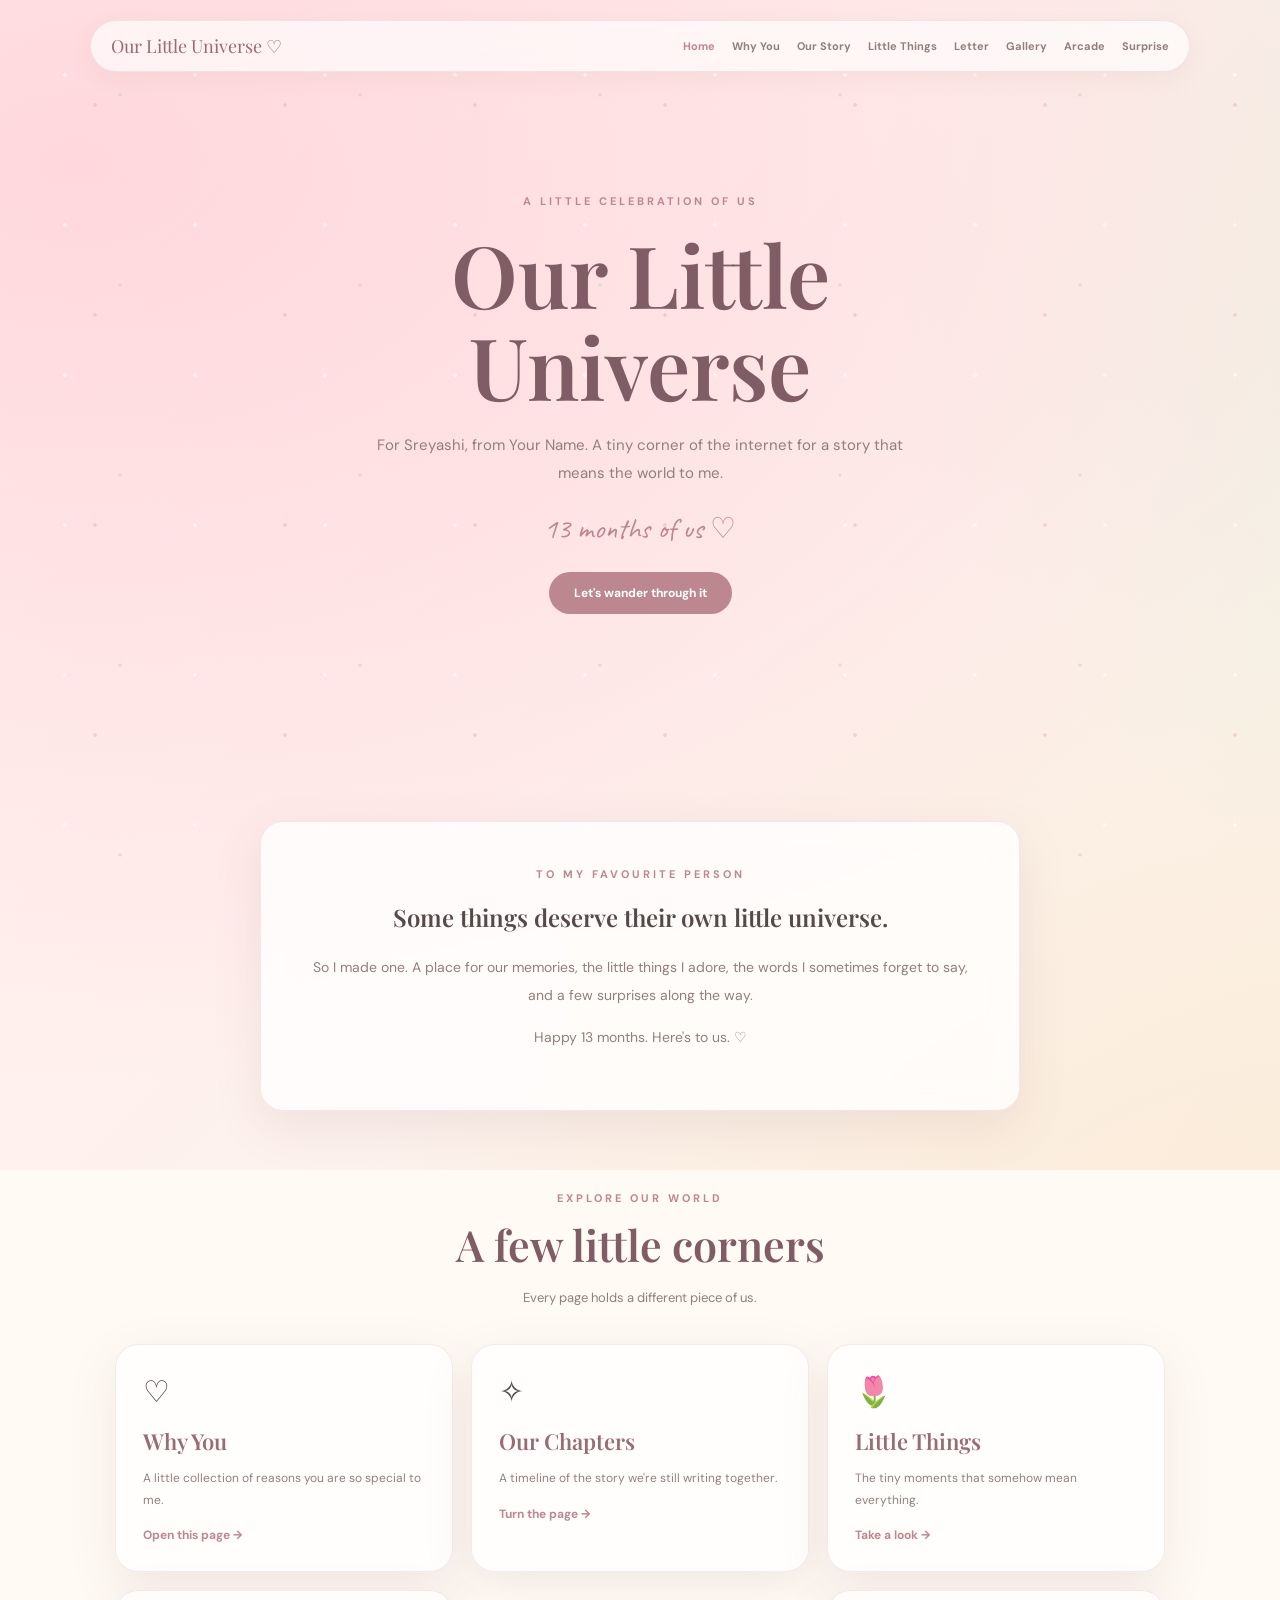
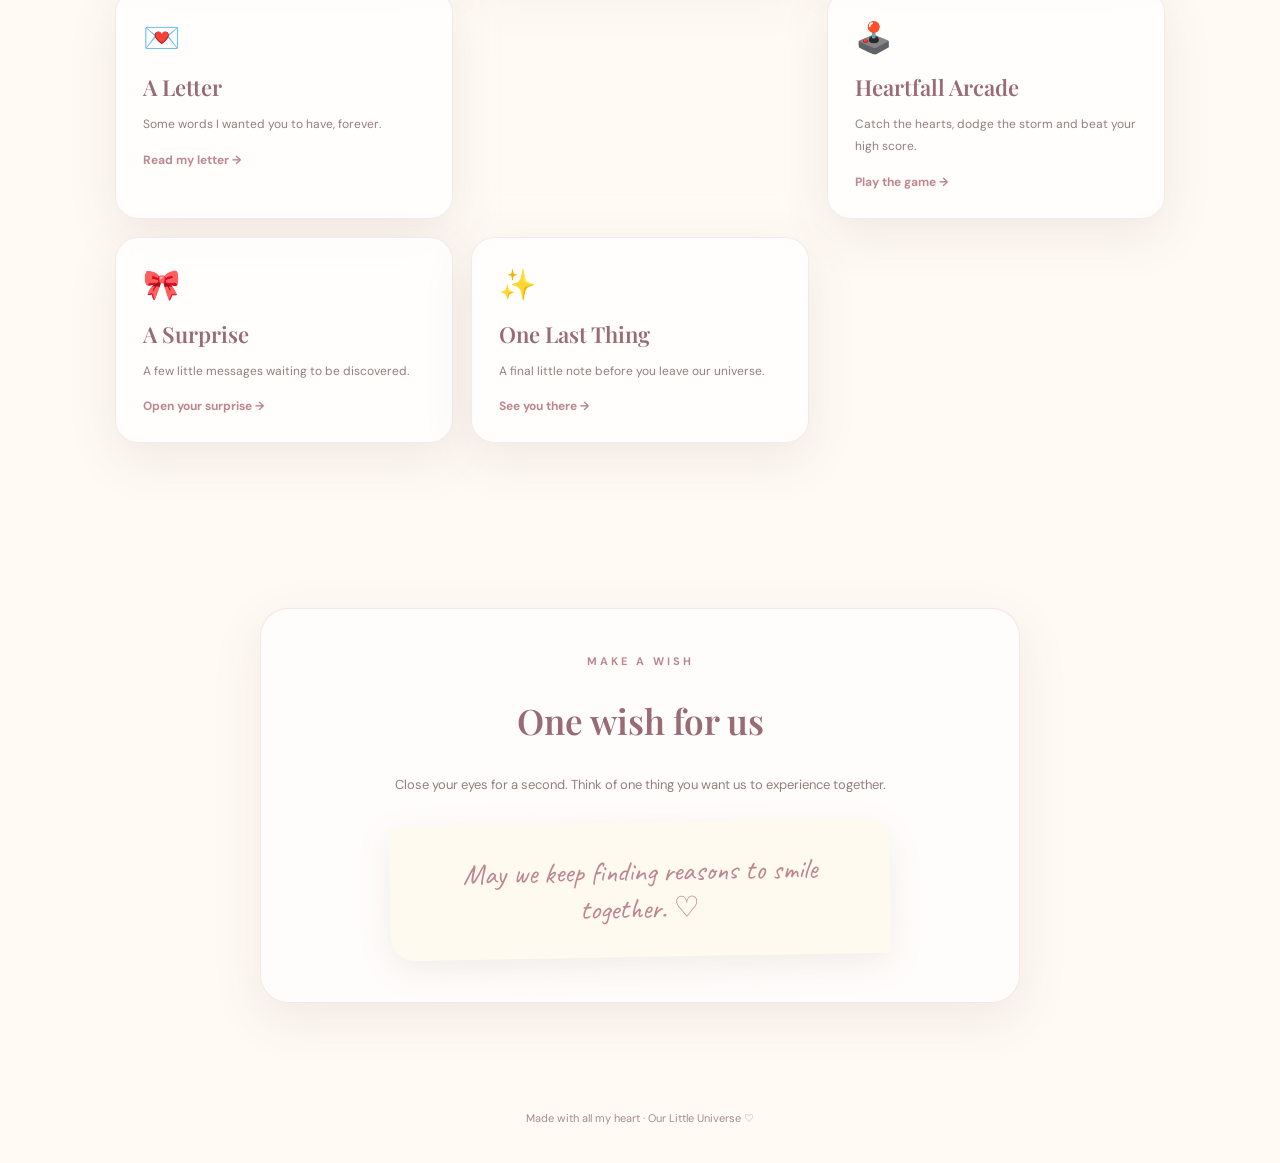
<file: index.html>
<!DOCTYPE html>
<html lang="en">
<head>
    <meta charset="UTF-8">
    <meta name="viewport" content="width=device-width, initial-scale=1.0">
    <title>Our Little Universe ♡</title>
    <link rel="stylesheet" href="styles.css">
</head>
<body>
<div class="universe-petals" aria-hidden="true"><span></span><span></span><span></span><span></span><span></span><span></span></div>

<nav class="site-nav">
    <a class="brand" href="index.html">Our Little Universe ♡</a>
    <button class="menu-toggle" aria-label="Open menu">☰</button>
    <div class="nav-links">
        <a class="active" href="index.html">Home</a>
        <a href="why.html">Why You</a>
        <a href="chapters.html">Our Story</a>
        <a href="little-things.html">Little Things</a>
        <a href="letter.html">Letter</a>
        <a href="gallery.html">Gallery</a>
        <a href="game.html">Arcade</a>
        <a href="surprise.html">Surprise</a>
    </div>
</nav>

<main>
    <section class="hero page">
        <div class="hero-inner">
            <div class="eyebrow">A little celebration of us</div>
            <h1>Our Little<br>Universe</h1>
            <p>For <span data-name="her">Her Name</span>, from <span data-name="you">Your Name</span>. A tiny corner of the internet for a story that means the world to me.</p>
            <div class="script-note">13 months of us ♡</div>
            <a class="button" href="chapters.html">Let's wander through it</a>
        </div>
    </section>

    <section class="page">
        <div class="glass-card intro-card reveal">
            <div class="eyebrow">To my favourite person</div>
            <h2>Some things deserve their own little universe.</h2>
            <p>So I made one. A place for our memories, the little things I adore, the words I sometimes forget to say, and a few surprises along the way.</p>
            <p>Happy <span data-anniversary>13 months</span>. Here's to us. ♡</p>
        </div>

        <div class="section-heading">
            <div class="eyebrow">Explore our world</div>
            <h2>A few little corners</h2>
            <p>Every page holds a different piece of us.</p>
        </div>

        <div class="feature-grid">
            <a class="feature-card reveal" href="why.html">
                <div class="feature-icon">♡</div>
                <h3>Why You</h3>
                <p>A little collection of reasons you are so special to me.</p>
                <span class="feature-link">Open this page →</span>
            </a>
            <a class="feature-card reveal" href="chapters.html">
                <div class="feature-icon">✧</div>
                <h3>Our Chapters</h3>
                <p>A timeline of the story we're still writing together.</p>
                <span class="feature-link">Turn the page →</span>
            </a>
            <a class="feature-card reveal" href="little-things.html">
                <div class="feature-icon">🌷</div>
                <h3>Little Things</h3>
                <p>The tiny moments that somehow mean everything.</p>
                <span class="feature-link">Take a look →</span>
            </a>
            <a class="feature-card reveal" href="letter.html">
                <div class="feature-icon">💌</div>
                <h3>A Letter</h3>
                <p>Some words I wanted you to have, forever.</p>
                <span class="feature-link">Read my letter →</span>
            </a>
            <a class="feature-card reveal" href="gallery.html">
                <div class="feature-icon">📷</div>
                <h3>Our Gallery</h3>
                <p>A little home for photographs and memories.</p>
                <span class="feature-link">See our moments →</span>
            </a>
            <a class="feature-card reveal" href="game.html">
                <div class="feature-icon">🕹️</div>
                <h3>Heartfall Arcade</h3>
                <p>Catch the hearts, dodge the storm and beat your high score.</p>
                <span class="feature-link">Play the game →</span>
            </a>
            <a class="feature-card reveal" href="surprise.html">
                <div class="feature-icon">🎀</div>
                <h3>A Surprise</h3>
                <p>A few little messages waiting to be discovered.</p>
                <span class="feature-link">Open your surprise →</span>
            </a>
            <a class="feature-card reveal" href="ending.html">
                <div class="feature-icon">✨</div>
                <h3>One Last Thing</h3>
                <p>A final little note before you leave our universe.</p>
                <span class="feature-link">See you there →</span>
            </a>
        </div>
    </section>

    <section class="special-section reveal">
        <div class="eyebrow">Make a wish</div>
        <h2>One wish for us</h2>
        <p>Close your eyes for a second. Think of one thing you want us to experience together.</p>
        <div class="wish-paper">
            <div class="script-note">May we keep finding reasons to smile together. ♡</div>
        </div>
    </section>
</main>

<footer class="site-footer">Made with all my heart · Our Little Universe ♡</footer>
<script src="content.js"></script>
<script src="script.js"></script>
</body>
</html>
</file>
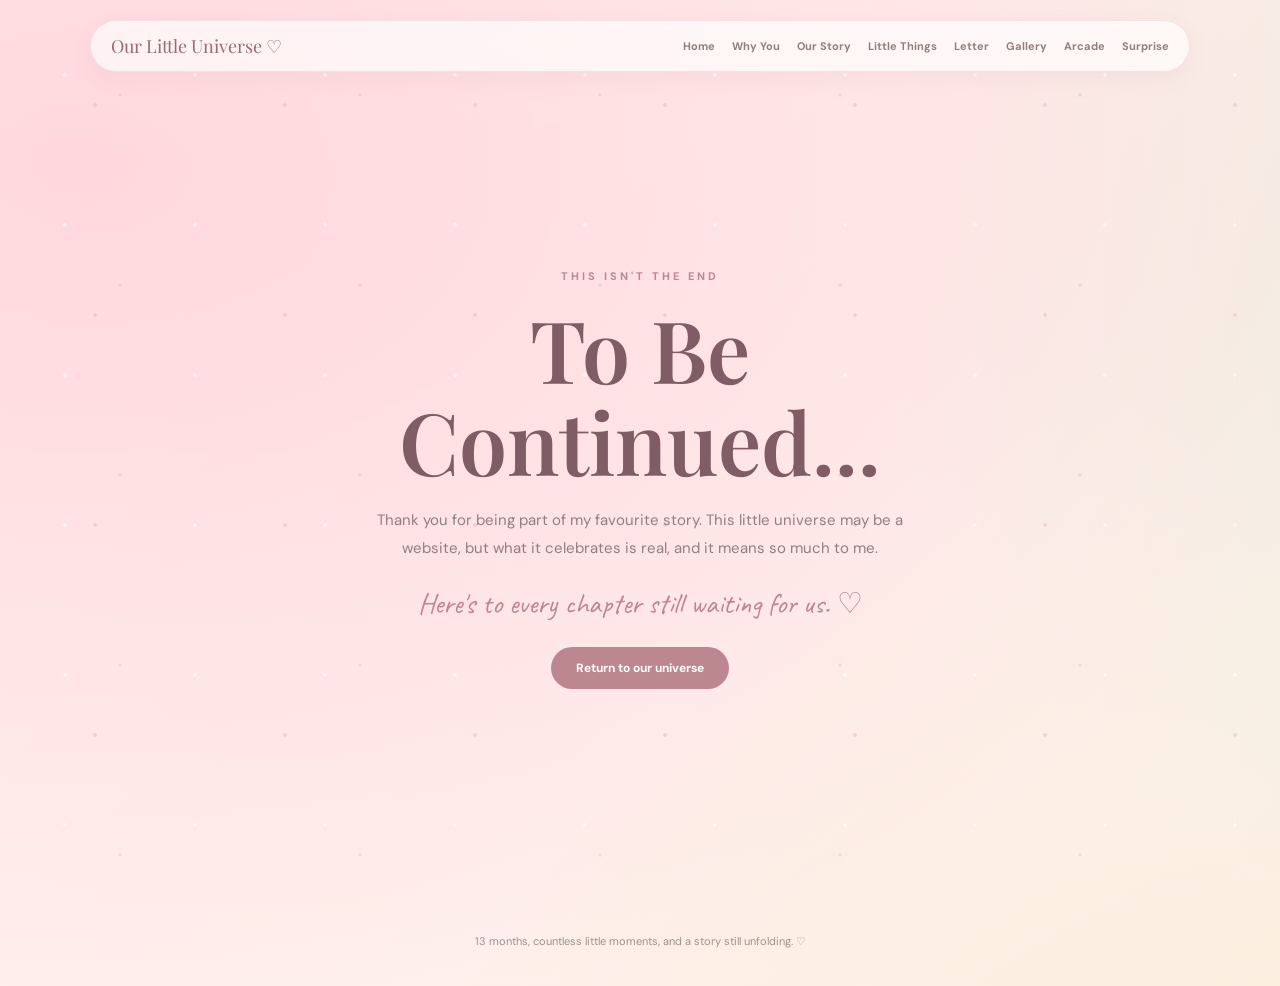
<file: ending.html>
<!DOCTYPE html>
<html lang="en">
<head>
    <meta charset="UTF-8">
    <meta name="viewport" content="width=device-width, initial-scale=1.0">
    <title>Until the Next Chapter | Our Little Universe</title>
    <link rel="stylesheet" href="styles.css">
</head>
<body>
<div class="universe-petals" aria-hidden="true"><span></span><span></span><span></span><span></span><span></span><span></span></div>
<nav class="site-nav">
    <a class="brand" href="index.html">Our Little Universe ♡</a>
    <button class="menu-toggle" aria-label="Open menu">☰</button>
    <div class="nav-links">
        <a href="index.html">Home</a><a href="why.html">Why You</a><a href="chapters.html">Our Story</a><a href="little-things.html">Little Things</a><a href="letter.html">Letter</a><a href="gallery.html">Gallery</a><a href="game.html">Arcade</a><a href="surprise.html">Surprise</a>
    </div>
</nav>
<main class="page">
    <section class="hero">
        <div class="hero-inner">
            <div class="eyebrow">This isn't the end</div>
            <h1>To Be<br>Continued...</h1>
            <p>Thank you for being part of my favourite story. This little universe may be a website, but what it celebrates is real, and it means so much to me.</p>
            <div class="script-note">Here's to every chapter still waiting for us. ♡</div>
            <a class="button" href="index.html">Return to our universe</a>
        </div>
    </section>
</main>
<footer class="site-footer">13 months, countless little moments, and a story still unfolding. ♡</footer>
<script src="content.js"></script><script src="script.js"></script>
</body>
</html>
</file>
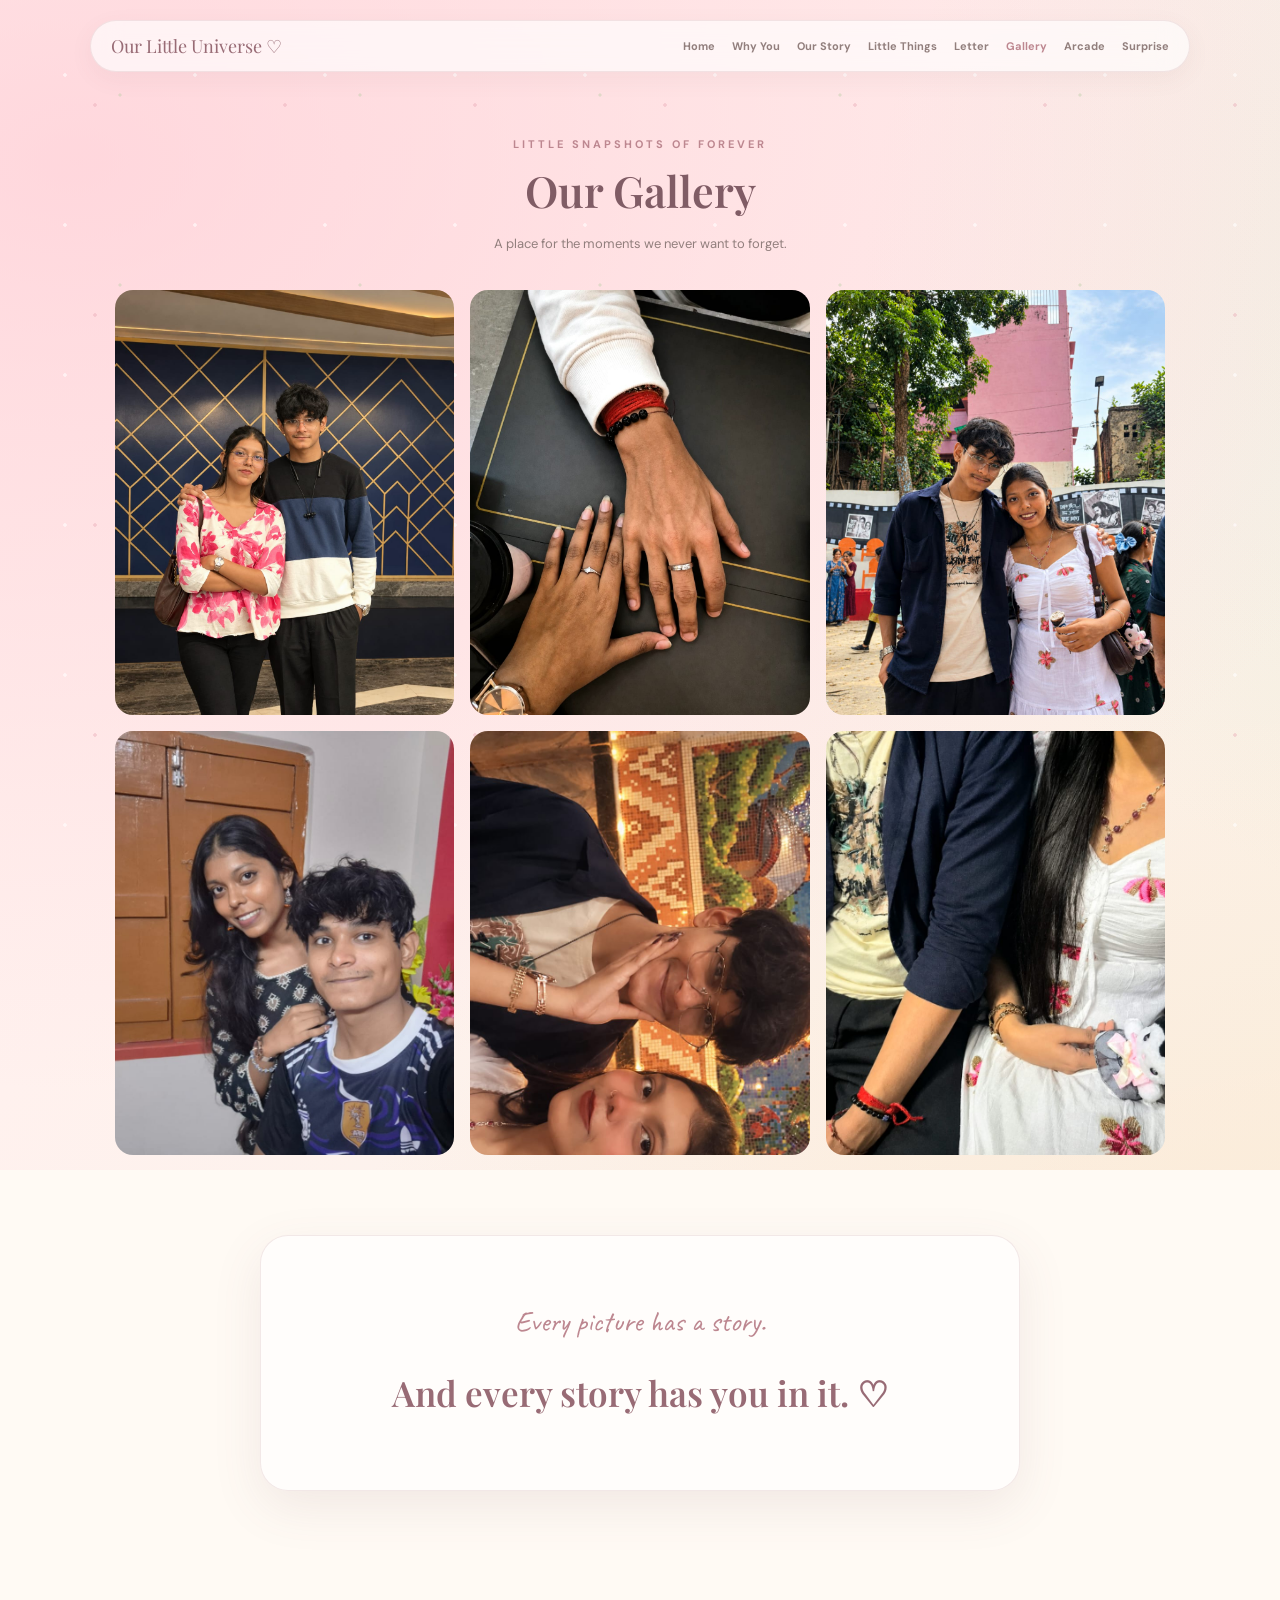
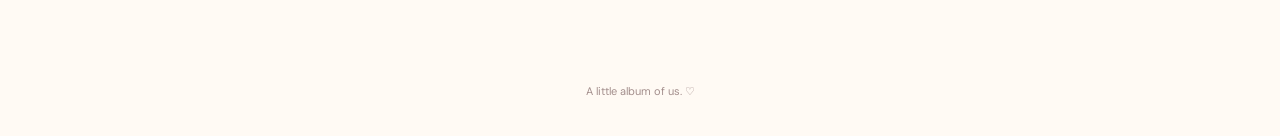
<file: gallery.html>
<!DOCTYPE html>
<html lang="en">
<head>
    <meta charset="UTF-8">
    <meta name="viewport" content="width=device-width, initial-scale=1.0">
    <title>Our Gallery | Our Little Universe</title>
    <link rel="stylesheet" href="styles.css">
</head>
<body>
<div class="universe-petals" aria-hidden="true"><span></span><span></span><span></span><span></span><span></span><span></span></div>
<nav class="site-nav">
    <a class="brand" href="index.html">Our Little Universe ♡</a>
    <button class="menu-toggle" aria-label="Open menu">☰</button>
    <div class="nav-links">
        <a href="index.html">Home</a><a href="why.html">Why You</a><a href="chapters.html">Our Story</a><a href="little-things.html">Little Things</a><a href="letter.html">Letter</a><a class="active" href="gallery.html">Gallery</a><a href="game.html">Arcade</a><a href="surprise.html">Surprise</a>
    </div>
</nav>
<main class="page">
    <header class="section-heading">
        <div class="eyebrow">Little snapshots of forever</div>
        <h2>Our Gallery</h2>
        <p>A place for the moments we never want to forget.</p>
    </header>
    <div class="gallery-grid">
        <div class="gallery-slot"><img src="photo1.jpg" alt="Our memory 1" onerror="this.style.display='none';this.parentElement.textContent='Photo 1'"></div>
        <div class="gallery-slot"><img src="photo2.jpg" alt="Our memory 2" onerror="this.style.display='none';this.parentElement.textContent='Photo 2'"></div>
        <div class="gallery-slot"><img src="photo3.jpg" alt="Our memory 3" onerror="this.style.display='none';this.parentElement.textContent='Photo 3'"></div>
        <div class="gallery-slot"><img src="photo4.jpg" alt="Our memory 4" onerror="this.style.display='none';this.parentElement.textContent='Photo 4'"></div>
        <div class="gallery-slot"><img src="photo5.jpg" alt="Our memory 5" onerror="this.style.display='none';this.parentElement.textContent='Photo 5'"></div>
        <div class="gallery-slot"><img src="photo6.jpg" alt="Our memory 6" onerror="this.style.display='none';this.parentElement.textContent='Photo 6'"></div>
    </div>
    <div class="special-section">
        <div class="script-note">Every picture has a story.</div>
        <h2>And every story has you in it. ♡</h2>
    </div>
</main>
<footer class="site-footer">A little album of us. ♡</footer>
<script src="content.js"></script><script src="script.js"></script>
</body>
</html>
</file>
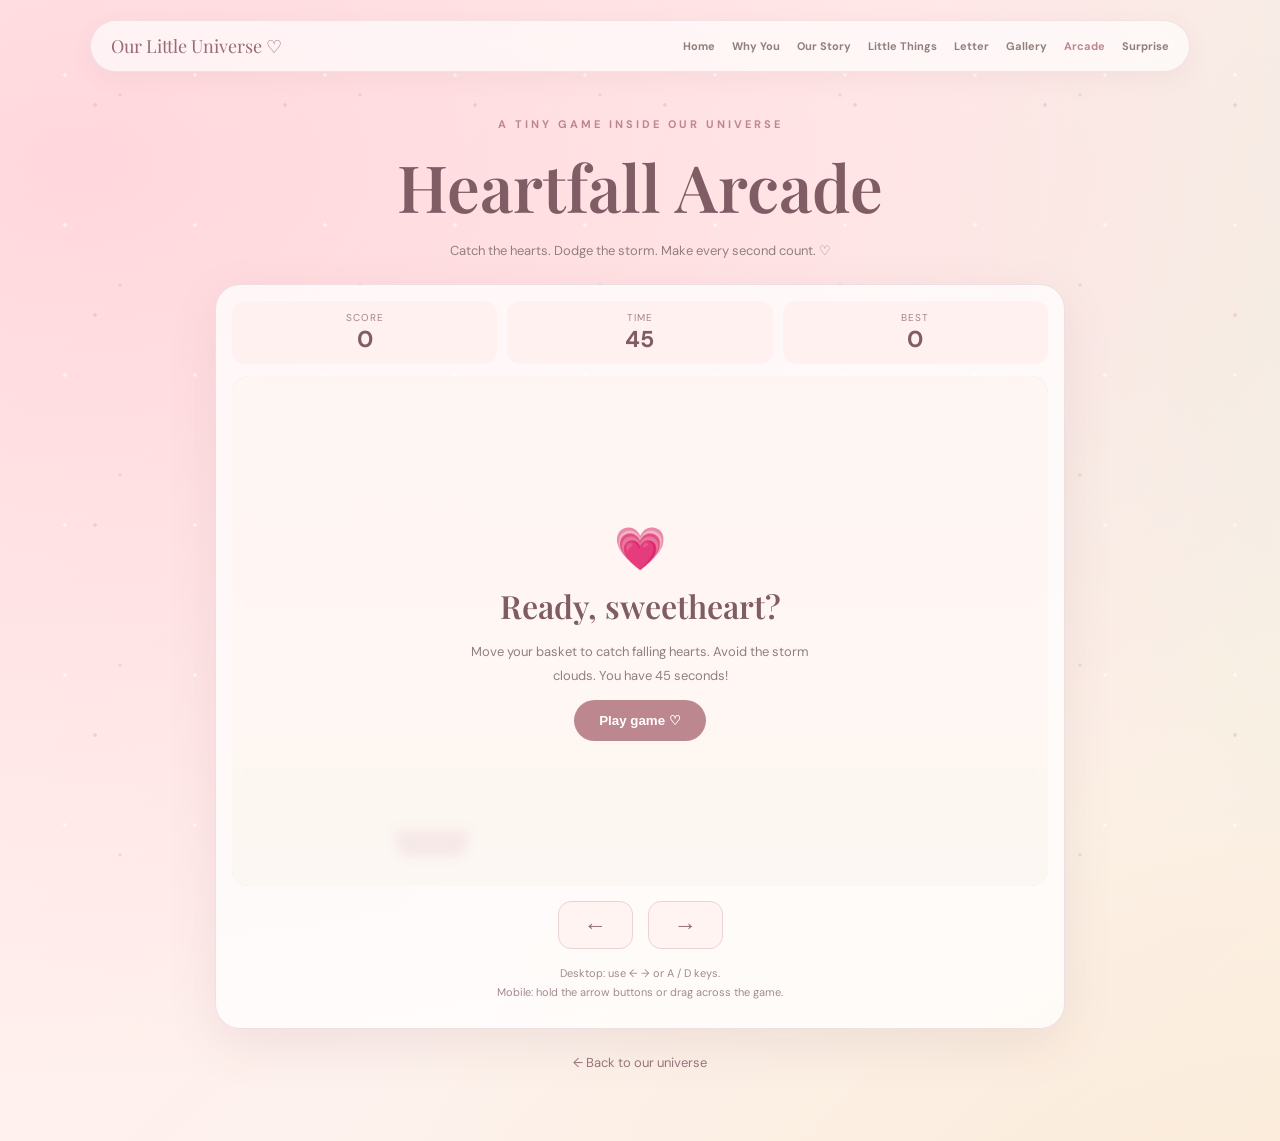
<file: game.html>
<!DOCTYPE html>
<html lang="en">
<head>
<meta charset="UTF-8">
<meta name="viewport" content="width=device-width, initial-scale=1.0">
<title>Heartfall Arcade | Our Little Universe</title>
<link rel="stylesheet" href="styles.css">
<style>
.arcade-page{width:min(850px,92%);margin:auto;padding:45px 0 70px}
.arcade-heading{text-align:center;margin-bottom:25px}
.arcade-heading h1{font-size:clamp(40px,7vw,65px);color:#805c65;margin:12px 0}
.arcade-heading p{font-size:13px;color:var(--muted)}
.arcade-shell{padding:16px;border-radius:25px;background:rgba(255,255,255,.75);border:1px solid rgba(190,143,150,.25);box-shadow:var(--shadow)}
.hud{display:grid;grid-template-columns:repeat(3,1fr);gap:10px;margin-bottom:12px}
.hud div{background:#fff1ef;border-radius:13px;text-align:center;padding:10px}
.hud small{display:block;font-size:10px;letter-spacing:1px;color:#a78387}
.hud strong{display:block;font-size:23px;color:#805c65}
#stage{position:relative;aspect-ratio:16/10;min-height:270px;overflow:hidden;border-radius:17px;background:#f8e8e9;touch-action:none}
#game{width:100%;height:100%;display:block}
#overlay{position:absolute;inset:0;display:grid;place-items:center;text-align:center;padding:20px;background:rgba(255,249,245,.86);backdrop-filter:blur(6px)}
#overlay.hidden{display:none}
.overlay-inner{max-width:350px}
.overlay-inner .emoji{font-size:42px}
.overlay-inner h2{font-size:32px;color:#805c65;margin:8px}
.overlay-inner p{font-size:13px;line-height:1.8;color:var(--muted)}
.arcade-button{border:0;border-radius:30px;background:#bd8790;color:white;padding:13px 25px;font-weight:700;cursor:pointer}
.controls{display:flex;justify-content:center;gap:15px;margin:15px}
.controls button{width:75px;height:48px;border:1px solid #ead3d3;border-radius:13px;background:#fff4f2;color:#956d77;font-size:23px;touch-action:none}
.game-help{text-align:center;font-size:11px;color:#a18b8c;line-height:1.7}
.arcade-back{display:block;text-align:center;margin-top:25px;text-decoration:none;color:#98747b;font-size:13px}
@media(max-width:520px){#stage{aspect-ratio:4/5;min-height:300px}.arcade-shell{padding:9px}}
</style>
</head>
<body>
<div class="universe-petals" aria-hidden="true"><span></span><span></span><span></span><span></span><span></span><span></span></div>

<nav class="site-nav">
<a class="brand" href="index.html">Our Little Universe ♡</a>
<button class="menu-toggle" aria-label="Open menu">☰</button>
<div class="nav-links">
<a href="index.html">Home</a><a href="why.html">Why You</a><a href="chapters.html">Our Story</a><a href="little-things.html">Little Things</a><a href="letter.html">Letter</a><a href="gallery.html">Gallery</a><a class="active" href="game.html">Arcade</a><a href="surprise.html">Surprise</a>
</div>
</nav>

<main class="arcade-page">
<header class="arcade-heading">
<div class="eyebrow">A tiny game inside our universe</div>
<h1>Heartfall Arcade</h1>
<p>Catch the hearts. Dodge the storm. Make every second count. ♡</p>
</header>

<section class="arcade-shell">
<div class="hud">
<div><small>SCORE</small><strong id="score">0</strong></div>
<div><small>TIME</small><strong id="time">45</strong></div>
<div><small>BEST</small><strong id="best">0</strong></div>
</div>

<div id="stage">
<canvas id="game"></canvas>
<div id="overlay">
<div class="overlay-inner">
<div class="emoji">💗</div>
<h2 id="overlayTitle">Ready, sweetheart?</h2>
<p id="overlayText">Move your basket to catch falling hearts. Avoid the storm clouds. You have 45 seconds!</p>
<button class="arcade-button" id="start">Play game ♡</button>
</div>
</div>
</div>

<div class="controls">
<button id="left" aria-label="Move left">←</button>
<button id="right" aria-label="Move right">→</button>
</div>
<p class="game-help">Desktop: use ← → or A / D keys.<br>Mobile: hold the arrow buttons or drag across the game.</p>
</section>

<a class="arcade-back" href="index.html">← Back to our universe</a>
</main>

<script src="script.js"></script>
<script>
(() => {
const canvas=document.getElementById("game");
const ctx=canvas.getContext("2d");
const stage=document.getElementById("stage");
const scoreEl=document.getElementById("score");
const timeEl=document.getElementById("time");
const bestEl=document.getElementById("best");
const overlay=document.getElementById("overlay");
const titleEl=document.getElementById("overlayTitle");
const textEl=document.getElementById("overlayText");
const startBtn=document.getElementById("start");

let W=0,H=0,playing=false,score=0,time=45,last=0,spawn=0;
let objects=[],particles=[],timer=null,raf=null;
let left=false,right=false,dragging=false;
let best=Number(localStorage.getItem("ourLittleUniverseBest")||0);
bestEl.textContent=best;

const player={x:0,y:0,w:76,h:25,speed:440};

function resize(){
 const r=stage.getBoundingClientRect();
 W=r.width;H=r.height;
 const d=Math.min(devicePixelRatio||1,2);
 canvas.width=W*d;canvas.height=H*d;
 ctx.setTransform(d,0,0,d,0,0);
 player.y=H-43;
 player.x=Math.max(40,Math.min(W-40,player.x||W/2));
 draw();
}
function background(){
 const g=ctx.createLinearGradient(0,0,0,H);
 g.addColorStop(0,"#f9e4e9");
 g.addColorStop(.6,"#faeee6");
 g.addColorStop(1,"#e8efdf");
 ctx.fillStyle=g;ctx.fillRect(0,0,W,H);
 for(let i=0;i<24;i++){
  ctx.beginPath();
  ctx.arc((i*97+25)%W,(i*63+18)%H,1.5,0,Math.PI*2);
  ctx.fillStyle="rgba(255,255,255,.7)";ctx.fill();
 }
}
function drawPlayer(){
 ctx.save();ctx.translate(player.x,player.y);
 ctx.shadowColor="rgba(150,90,110,.25)";ctx.shadowBlur=12;
 ctx.fillStyle="#bd8790";
 ctx.beginPath();
 ctx.moveTo(-player.w/2,-player.h/2);
 ctx.lineTo(player.w/2,-player.h/2);
 ctx.lineTo(player.w/2-8,player.h/2);
 ctx.lineTo(-player.w/2+8,player.h/2);
 ctx.closePath();ctx.fill();
 ctx.shadowBlur=0;ctx.fillStyle="#fff5f2";
 ctx.font="17px sans-serif";ctx.textAlign="center";ctx.fillText("♡",0,5);
 ctx.restore();
}
function draw(){
 if(!W)return;
 background();
 particles.forEach(p=>{
  ctx.globalAlpha=Math.max(0,p.life*2);
  ctx.fillStyle="#fff";
  ctx.beginPath();ctx.arc(p.x,p.y,p.r,0,Math.PI*2);ctx.fill();
 });
 ctx.globalAlpha=1;
 objects.forEach(o=>{
  ctx.font=o.type==="heart"?"30px sans-serif":"29px sans-serif";
  ctx.textAlign="center";ctx.textBaseline="middle";
  ctx.fillText(o.type==="heart"?"💗":"🌩️",o.x,o.y);
 });
 drawPlayer();
}
function burst(x,y){
 for(let i=0;i<9;i++)particles.push({
  x,y,vx:(Math.random()-.5)*170,vy:(Math.random()-.5)*170,
  r:2+Math.random()*3,life:.7
 });
}
function spawnObject(){
 const heart=Math.random()>.24;
 objects.push({
  x:25+Math.random()*(W-50),y:-30,
  type:heart?"heart":"storm",
  speed:150+Math.random()*110+score*.7
 });
}
function update(dt){
 if(left)player.x-=player.speed*dt;
 if(right)player.x+=player.speed*dt;
 player.x=Math.max(40,Math.min(W-40,player.x));
 spawn+=dt;
 if(spawn>.75){spawn=0;spawnObject();}
 objects.forEach(o=>o.y+=o.speed*dt);
 objects=objects.filter(o=>{
  const hit=o.y>player.y-22&&o.y<player.y+18&&Math.abs(o.x-player.x)<55;
  if(hit){
   if(o.type==="heart")score+=10;
   else score=Math.max(0,score-15);
   scoreEl.textContent=score;burst(o.x,o.y);return false;
  }
  return o.y<H+40;
 });
 particles.forEach(p=>{
  p.x+=p.vx*dt;p.y+=p.vy*dt;p.life-=dt;
 });
 particles=particles.filter(p=>p.life>0);
}
function loop(now){
 if(!playing)return;
 const dt=Math.min((now-last)/1000||0,.035);
 last=now;update(dt);draw();
 raf=requestAnimationFrame(loop);
}
function endGame(){
 playing=false;clearInterval(timer);cancelAnimationFrame(raf);
 if(score>best){
  best=score;localStorage.setItem("ourLittleUniverseBest",best);
  bestEl.textContent=best;
 }
 titleEl.textContent=score>=200?"Heart collector extraordinaire!":score>=100?"You caught so much love!":"A lovely little attempt!";
 textEl.innerHTML="Your final score: <strong>"+score+"</strong> points.<br>Hearts earn 10 points. Storm clouds take away 15.<br><br>Every heart was worth catching. ♡";
 startBtn.textContent="Play again ♡";
 overlay.classList.remove("hidden");
 draw();
}
function startGame(){
 if(playing)return;
 score=0;time=45;spawn=0;objects=[];particles=[];
 player.x=W/2;
 scoreEl.textContent=0;timeEl.textContent=45;
 overlay.classList.add("hidden");playing=true;
 last=performance.now();raf=requestAnimationFrame(loop);
 clearInterval(timer);
 timer=setInterval(()=>{
  if(!playing)return;
  time--;timeEl.textContent=time;
  if(time<=0)endGame();
 },1000);
}
function hold(button,direction){
 button.addEventListener("pointerdown",e=>{
  e.preventDefault();button.setPointerCapture(e.pointerId);
  if(direction==="left")left=true;else right=true;
 });
 ["pointerup","pointercancel","lostpointercapture"].forEach(type=>{
  button.addEventListener(type,()=>{
   if(direction==="left")left=false;else right=false;
  });
 });
}
hold(document.getElementById("left"),"left");
hold(document.getElementById("right"),"right");

window.addEventListener("keydown",e=>{
 if(e.key==="ArrowLeft"||e.key.toLowerCase()==="a")left=true;
 if(e.key==="ArrowRight"||e.key.toLowerCase()==="d")right=true;
});
window.addEventListener("keyup",e=>{
 if(e.key==="ArrowLeft"||e.key.toLowerCase()==="a")left=false;
 if(e.key==="ArrowRight"||e.key.toLowerCase()==="d")right=false;
});
canvas.addEventListener("pointerdown",e=>{
 if(!playing)return;dragging=true;move(e);
});
canvas.addEventListener("pointermove",e=>{
 if(dragging&&playing)move(e);
});
window.addEventListener("pointerup",()=>dragging=false);
function move(e){
 const r=canvas.getBoundingClientRect();
 player.x=e.clientX-r.left;
}
startBtn.addEventListener("click",startGame);
window.addEventListener("resize",resize);
resize();
})();
</script>
</body>
</html>
</file>
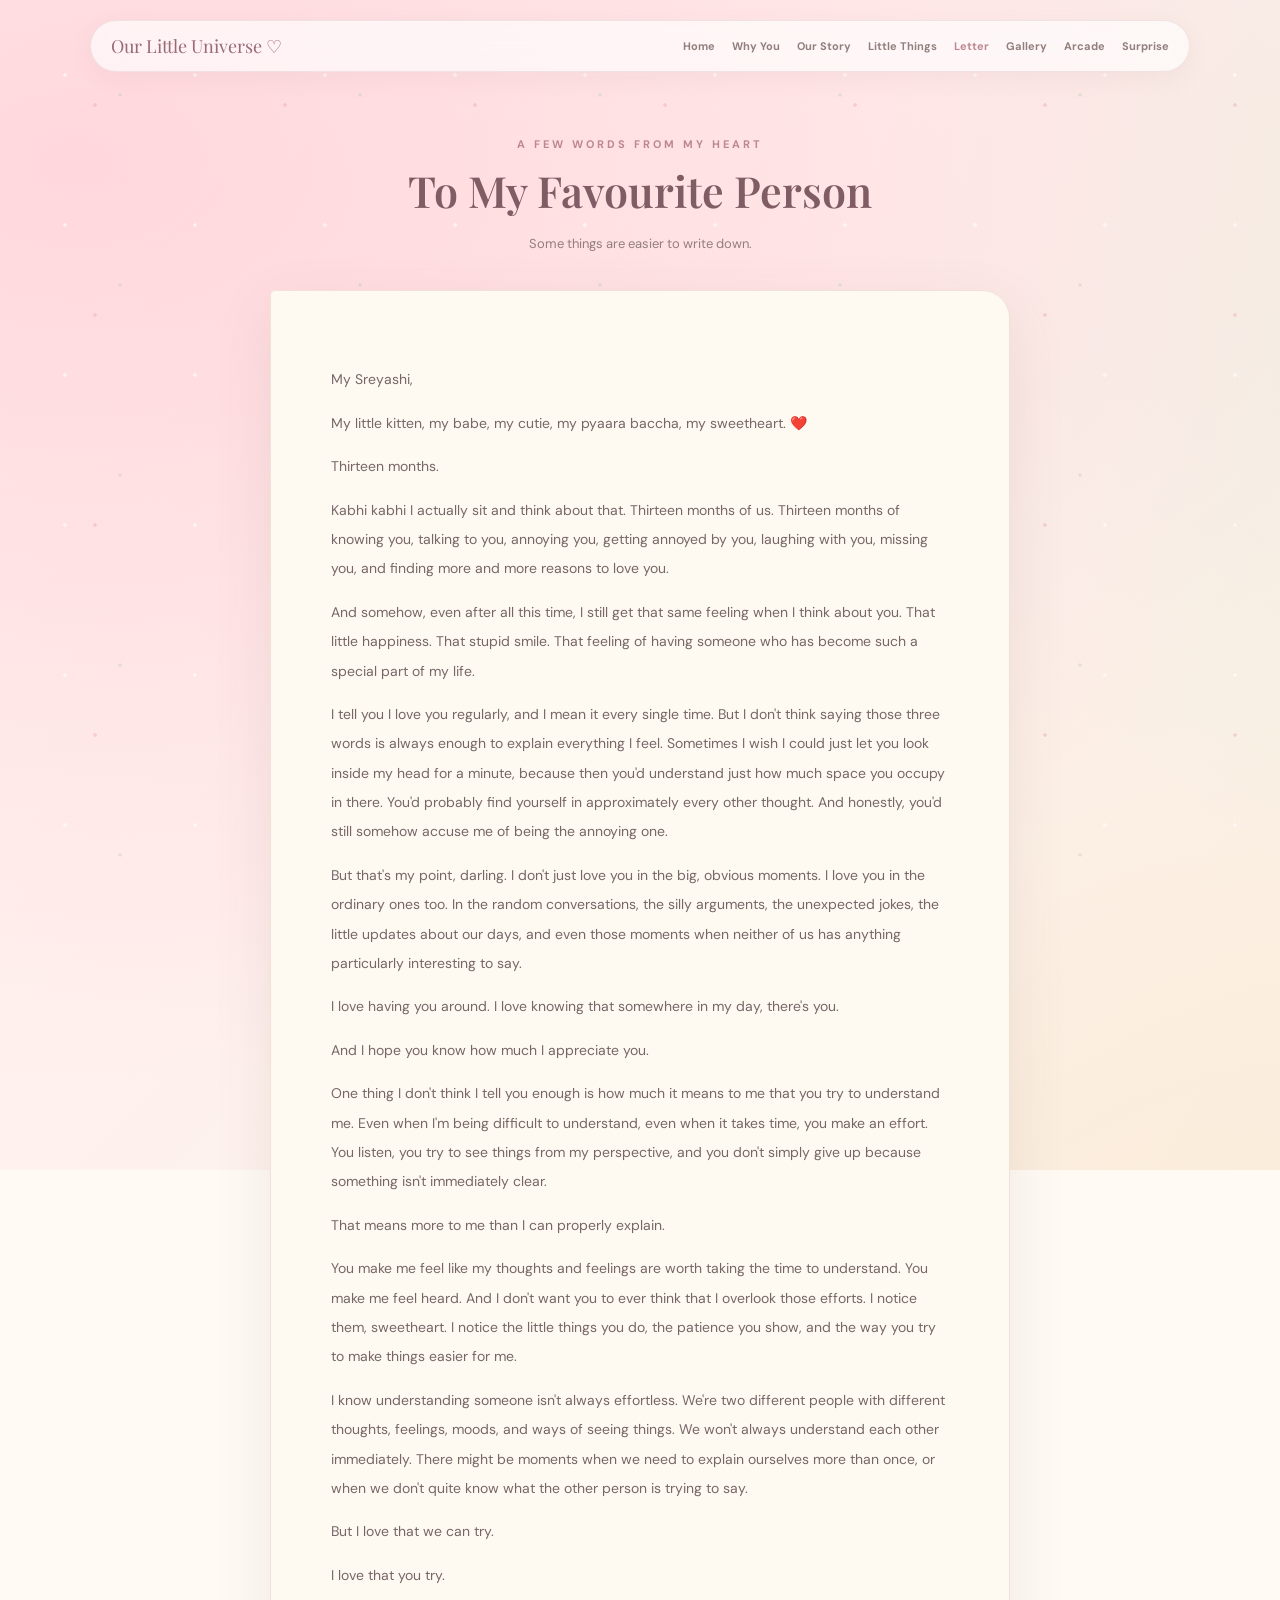
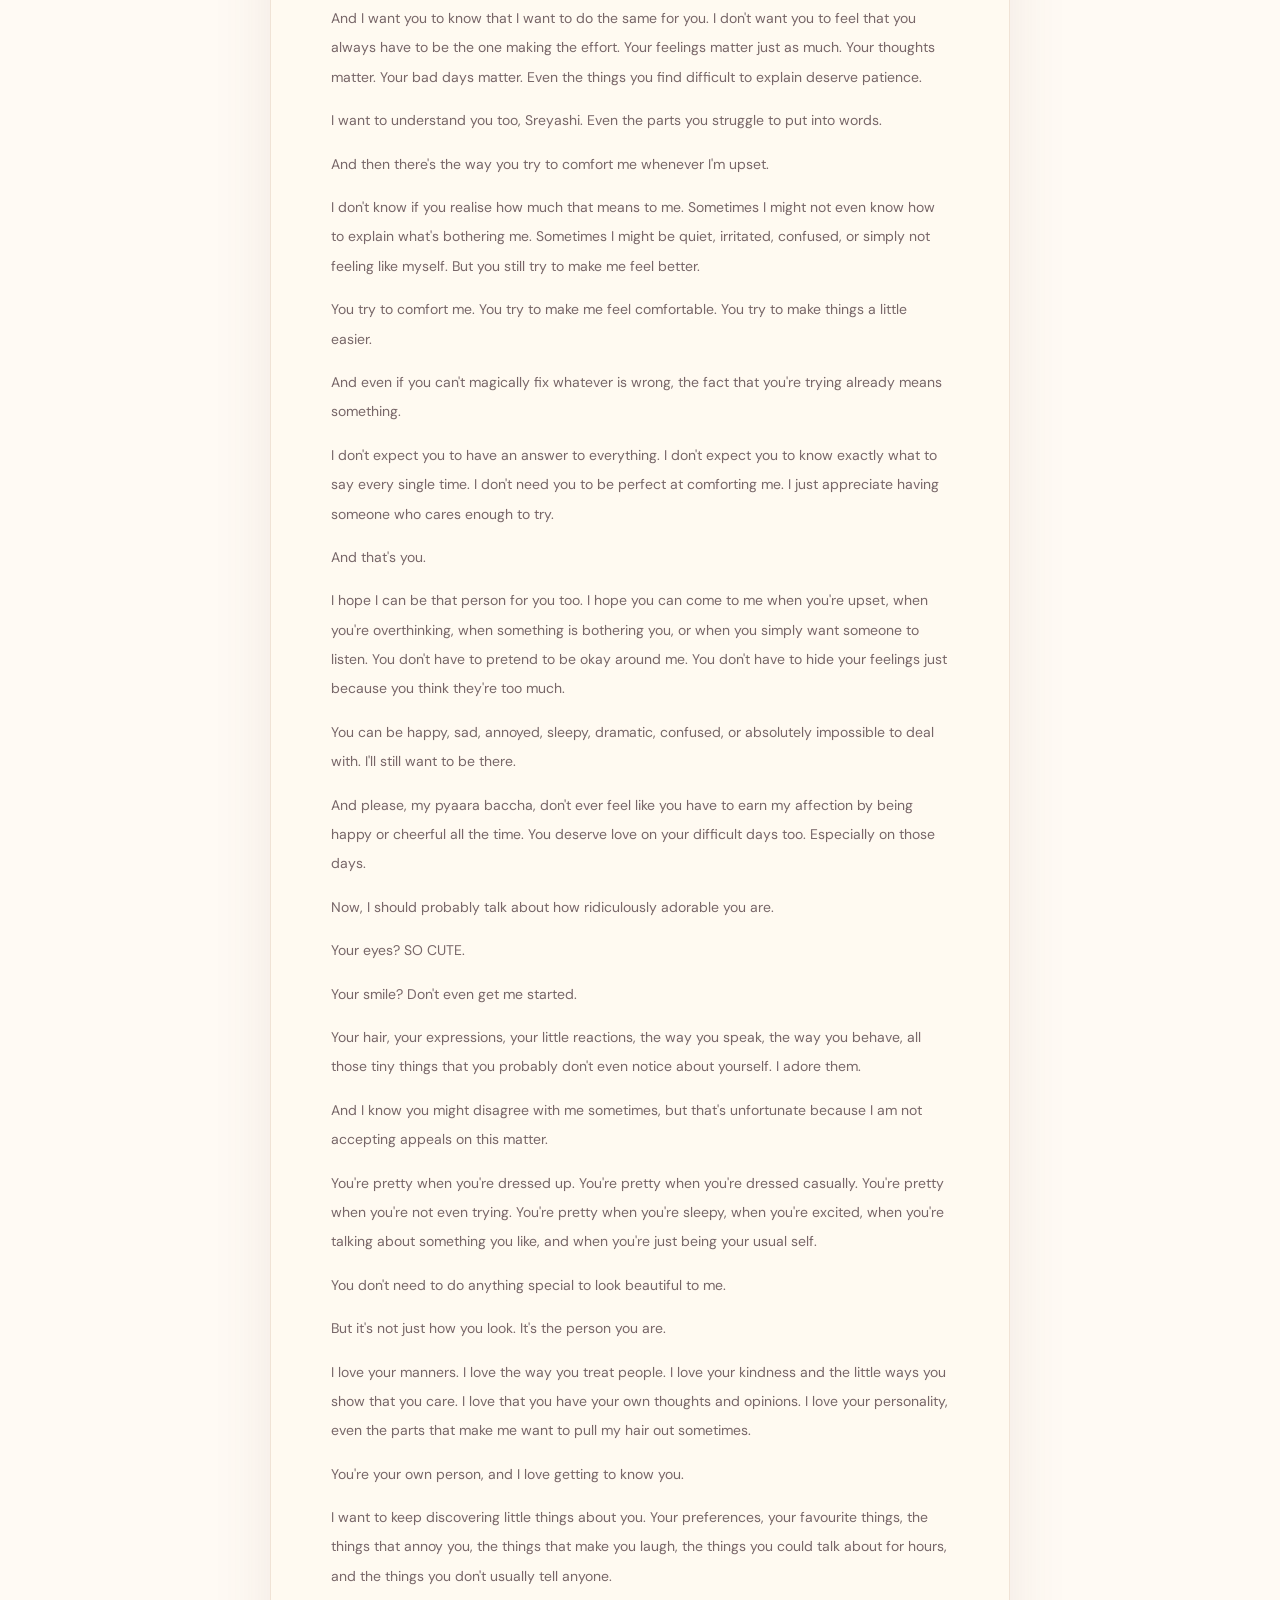
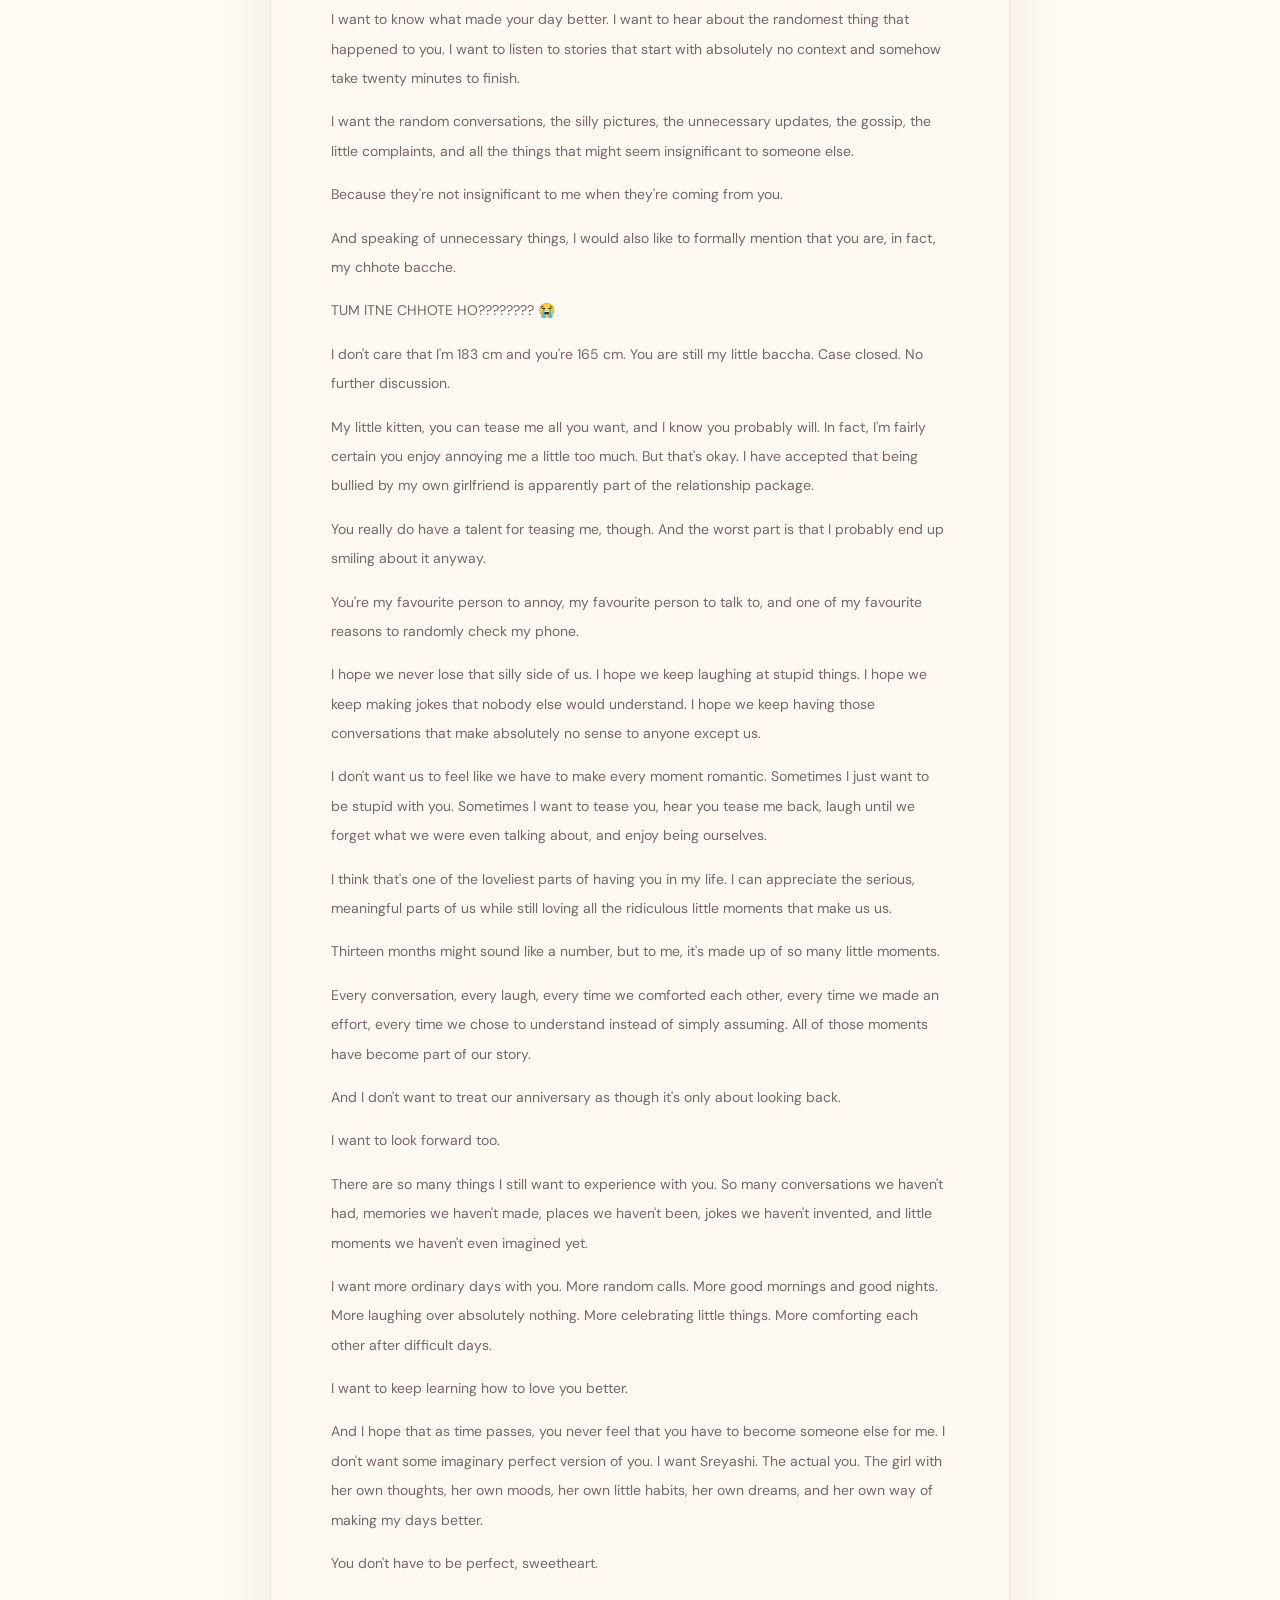
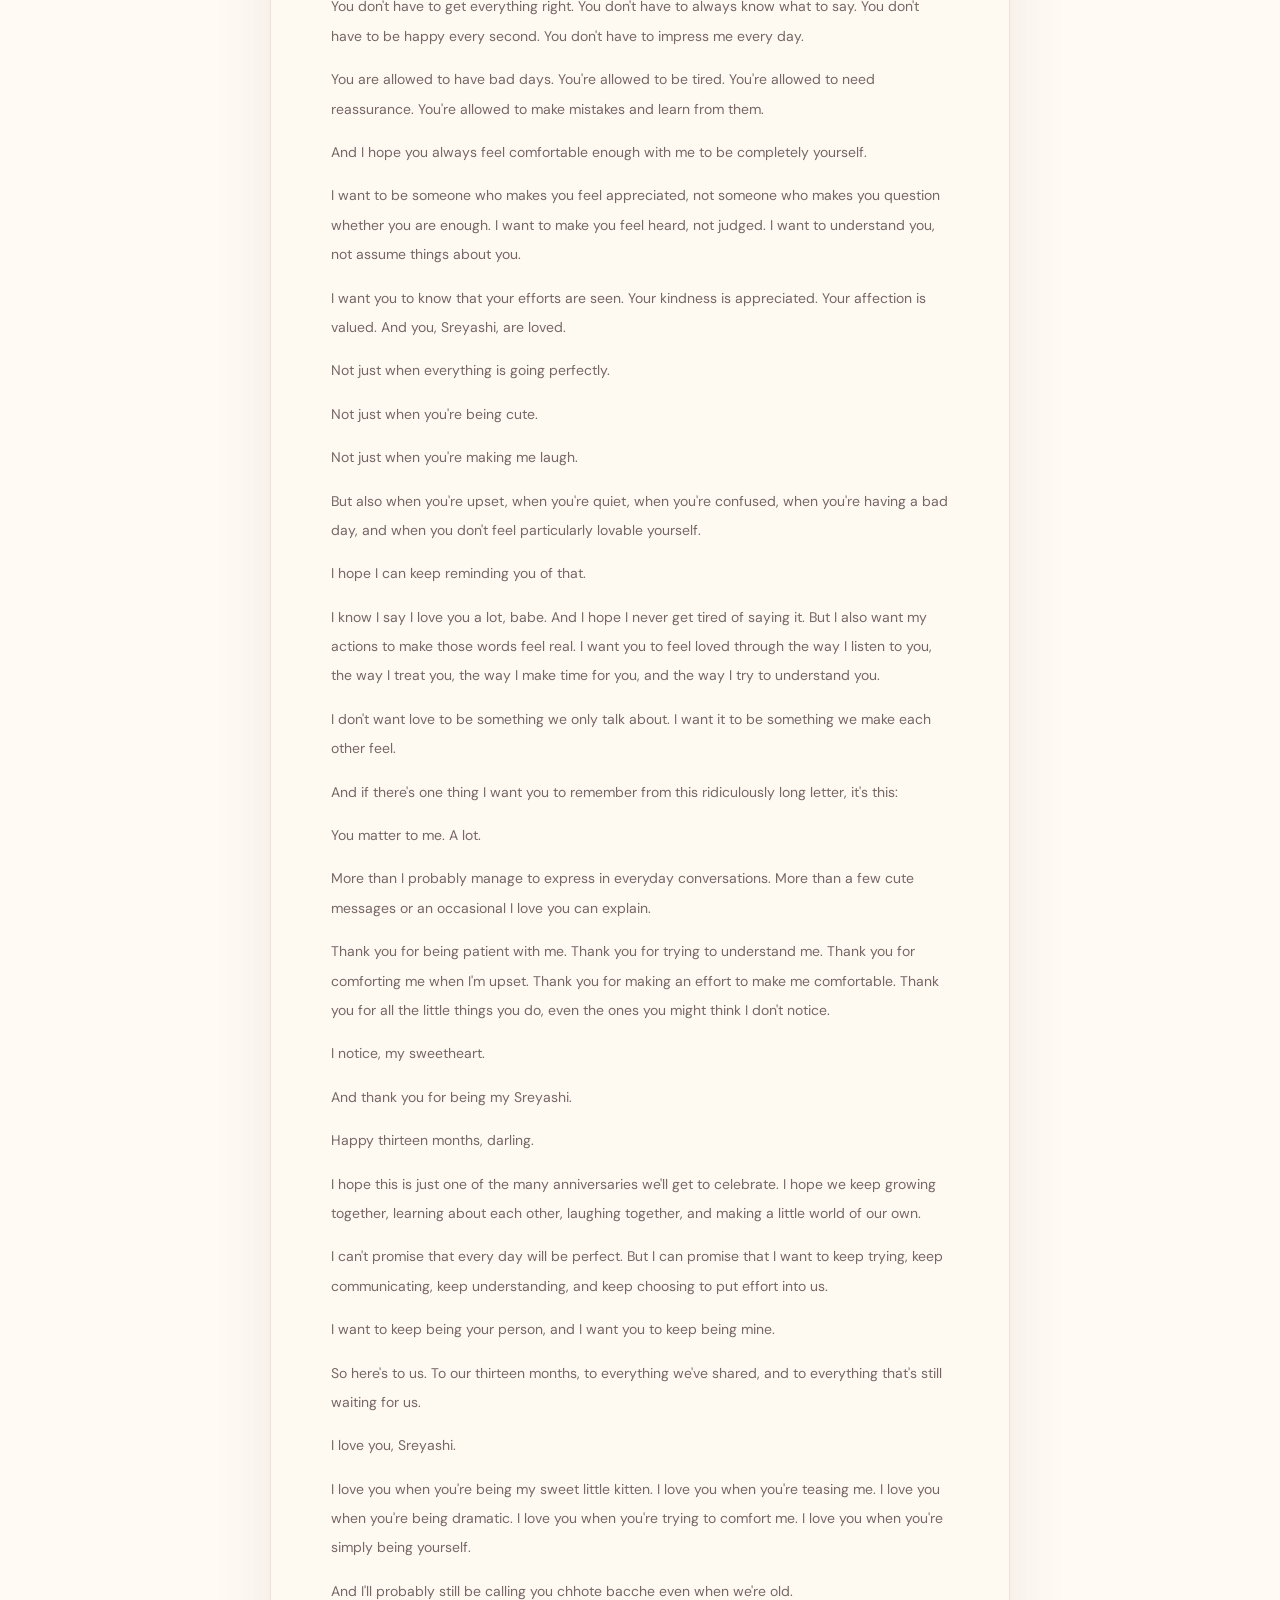
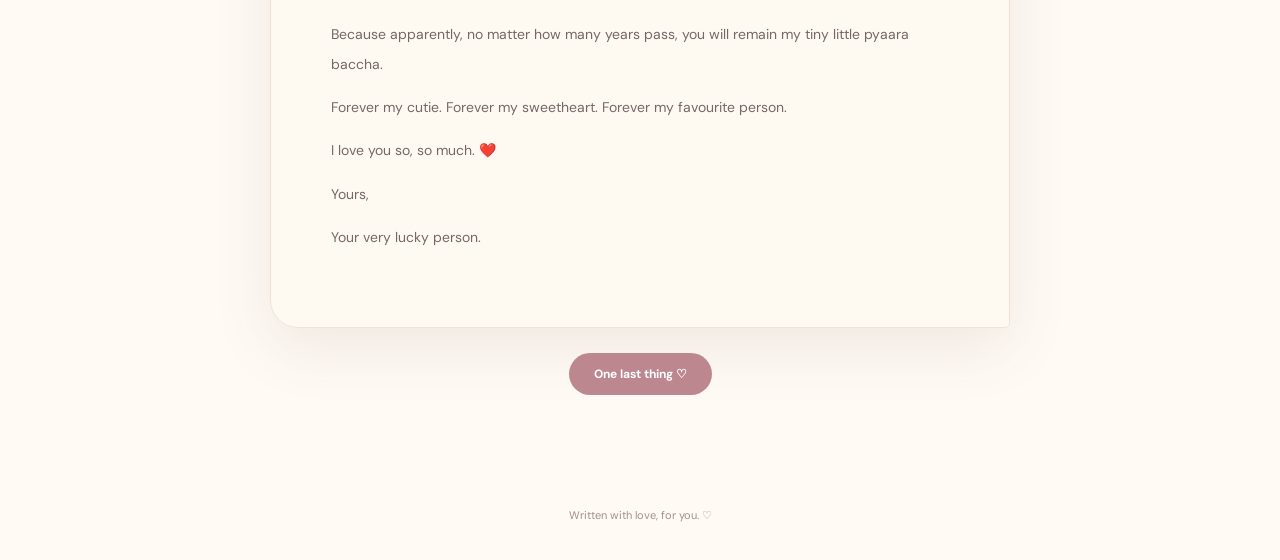
<file: letter.html>
<!DOCTYPE html>
<html lang="en">
<head>
    <meta charset="UTF-8">
    <meta name="viewport" content="width=device-width, initial-scale=1.0">
    <title>A Letter for You | Our Little Universe</title>
    <link rel="stylesheet" href="styles.css">
</head>
<body>
<div class="universe-petals" aria-hidden="true"><span></span><span></span><span></span><span></span><span></span><span></span></div>
<nav class="site-nav">
    <a class="brand" href="index.html">Our Little Universe ♡</a>
    <button class="menu-toggle" aria-label="Open menu">☰</button>
    <div class="nav-links">
        <a href="index.html">Home</a><a href="why.html">Why You</a><a href="chapters.html">Our Story</a><a href="little-things.html">Little Things</a><a class="active" href="letter.html">Letter</a><a href="gallery.html">Gallery</a><a href="game.html">Arcade</a><a href="surprise.html">Surprise</a>
    </div>
</nav>
<main class="page">
    <header class="section-heading">
        <div class="eyebrow">A few words from my heart</div>
        <h2>To My Favourite Person</h2>
        <p>Some things are easier to write down.</p>
    </header>
    <article class="letter" id="loveLetter"></article>
    <div style="text-align:center">
        <a class="button" href="ending.html">One last thing ♡</a>
    </div>
</main>
<footer class="site-footer">Written with love, for you. ♡</footer>
<script src="content.js"></script><script src="script.js"></script>
</body>
</html>
</html>
</file>
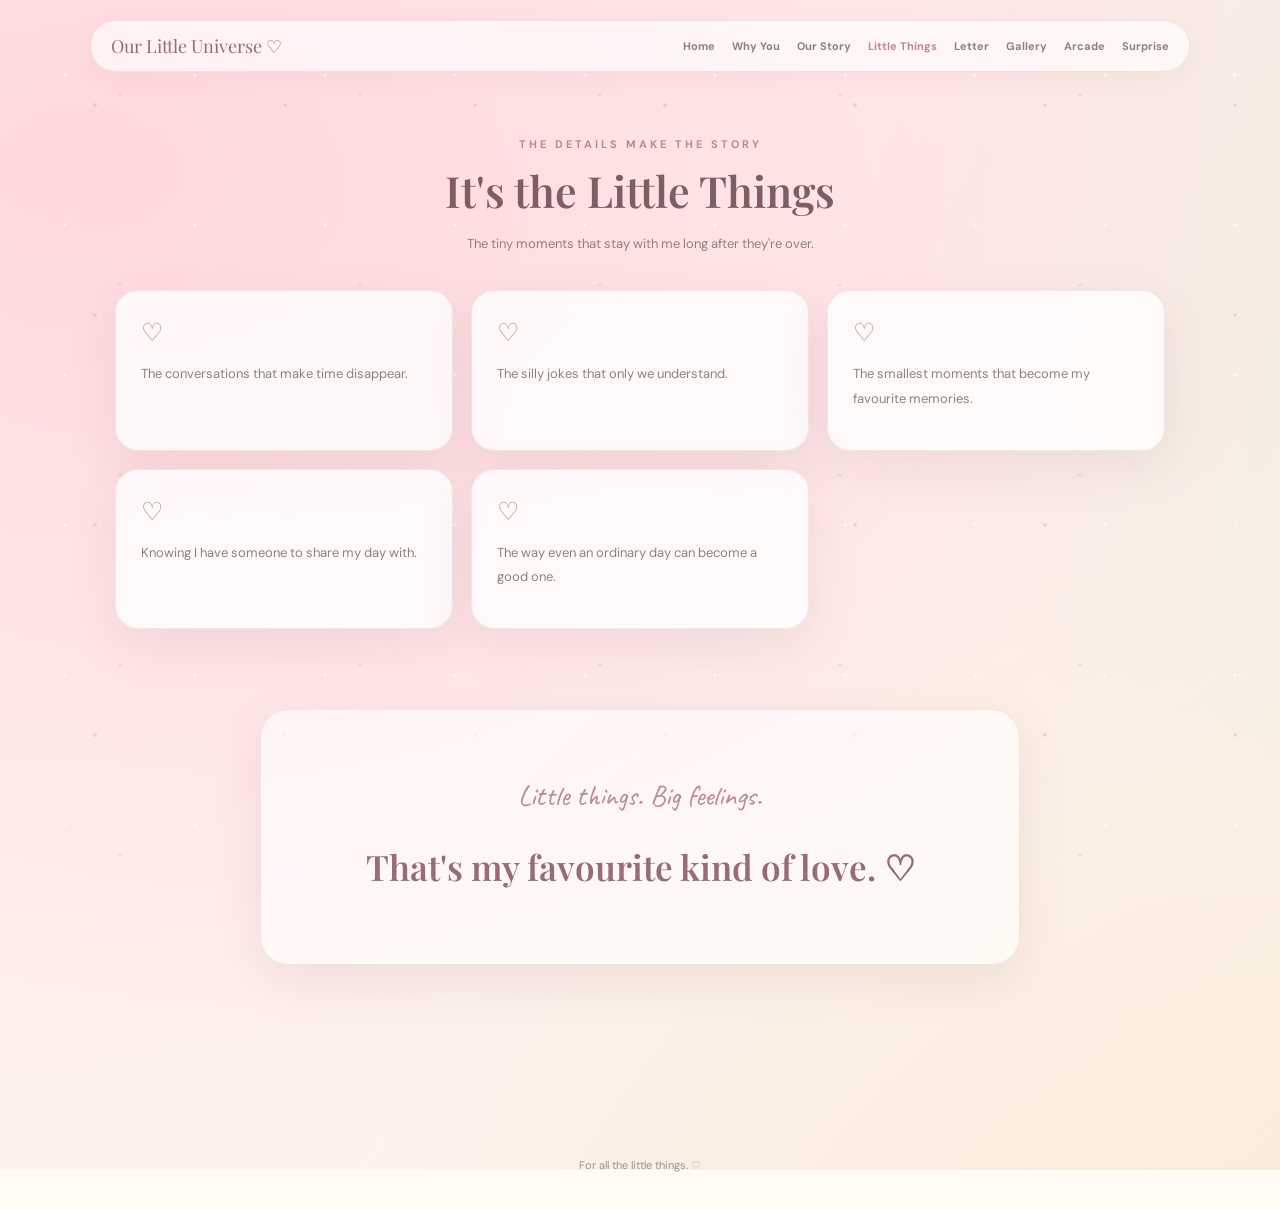
<file: little-things.html>
<!DOCTYPE html>
<html lang="en">
<head>
    <meta charset="UTF-8">
    <meta name="viewport" content="width=device-width, initial-scale=1.0">
    <title>Little Things | Our Little Universe</title>
    <link rel="stylesheet" href="styles.css">
</head>
<body>
<div class="universe-petals" aria-hidden="true"><span></span><span></span><span></span><span></span><span></span><span></span></div>
<nav class="site-nav">
    <a class="brand" href="index.html">Our Little Universe ♡</a>
    <button class="menu-toggle" aria-label="Open menu">☰</button>
    <div class="nav-links">
        <a href="index.html">Home</a><a href="why.html">Why You</a><a href="chapters.html">Our Story</a><a class="active" href="little-things.html">Little Things</a><a href="letter.html">Letter</a><a href="gallery.html">Gallery</a><a href="game.html">Arcade</a><a href="surprise.html">Surprise</a>
    </div>
</nav>
<main class="page">
    <header class="section-heading">
        <div class="eyebrow">The details make the story</div>
        <h2>It's the Little Things</h2>
        <p>The tiny moments that stay with me long after they're over.</p>
    </header>
    <div class="notes-grid" id="littleThingsGrid"></div>
    <div class="special-section">
        <div class="script-note">Little things. Big feelings.</div>
        <h2>That's my favourite kind of love. ♡</h2>
    </div>
</main>
<footer class="site-footer">For all the little things. ♡</footer>
<script src="content.js"></script><script src="script.js"></script>
</body>
</html>
</file>
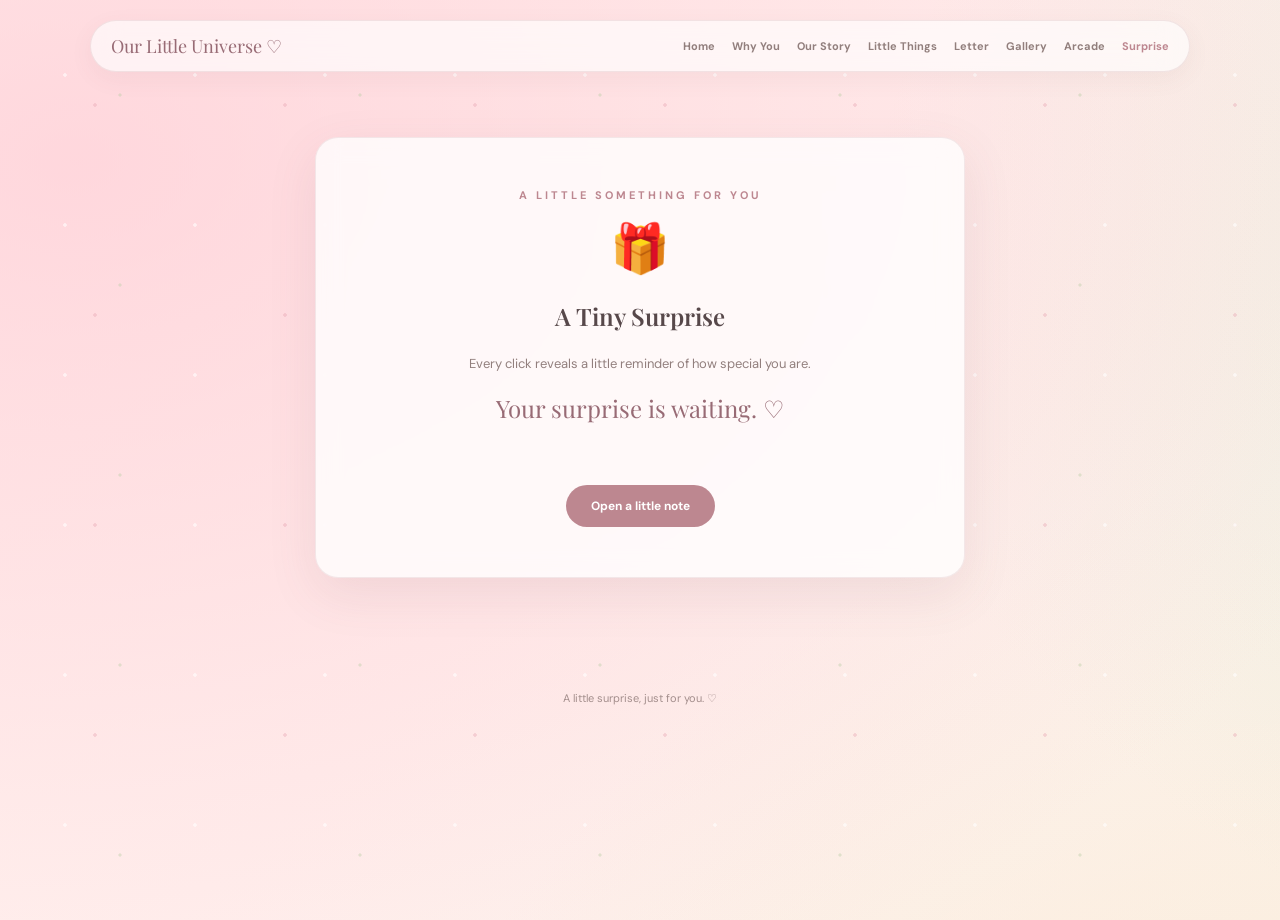
<file: surprise.html>
<!DOCTYPE html>
<html lang="en">
<head>
    <meta charset="UTF-8">
    <meta name="viewport" content="width=device-width, initial-scale=1.0">
    <title>A Surprise | Our Little Universe</title>
    <link rel="stylesheet" href="styles.css">
</head>
<body>
<div class="universe-petals" aria-hidden="true"><span></span><span></span><span></span><span></span><span></span><span></span></div>
<nav class="site-nav">
    <a class="brand" href="index.html">Our Little Universe ♡</a>
    <button class="menu-toggle" aria-label="Open menu">☰</button>
    <div class="nav-links">
        <a href="index.html">Home</a><a href="why.html">Why You</a><a href="chapters.html">Our Story</a><a href="little-things.html">Little Things</a><a href="letter.html">Letter</a><a href="gallery.html">Gallery</a><a href="game.html">Arcade</a><a class="active" href="surprise.html">Surprise</a>
    </div>
</nav>
<main class="page">
    <section class="glass-card surprise-box">
        <div class="eyebrow">A little something for you</div>
        <div style="font-size:48px;margin:15px">🎁</div>
        <h2>A Tiny Surprise</h2>
        <p style="color:var(--muted);line-height:1.9;font-size:13px">Every click reveals a little reminder of how special you are.</p>
        <div class="surprise-message" id="surpriseMessage">Your surprise is waiting. ♡</div>
        <button class="button" id="surpriseButton">Open a little note</button>
    </section>
</main>
<footer class="site-footer">A little surprise, just for you. ♡</footer>
<script src="content.js"></script><script src="script.js"></script>
</body>
</html>
</file>
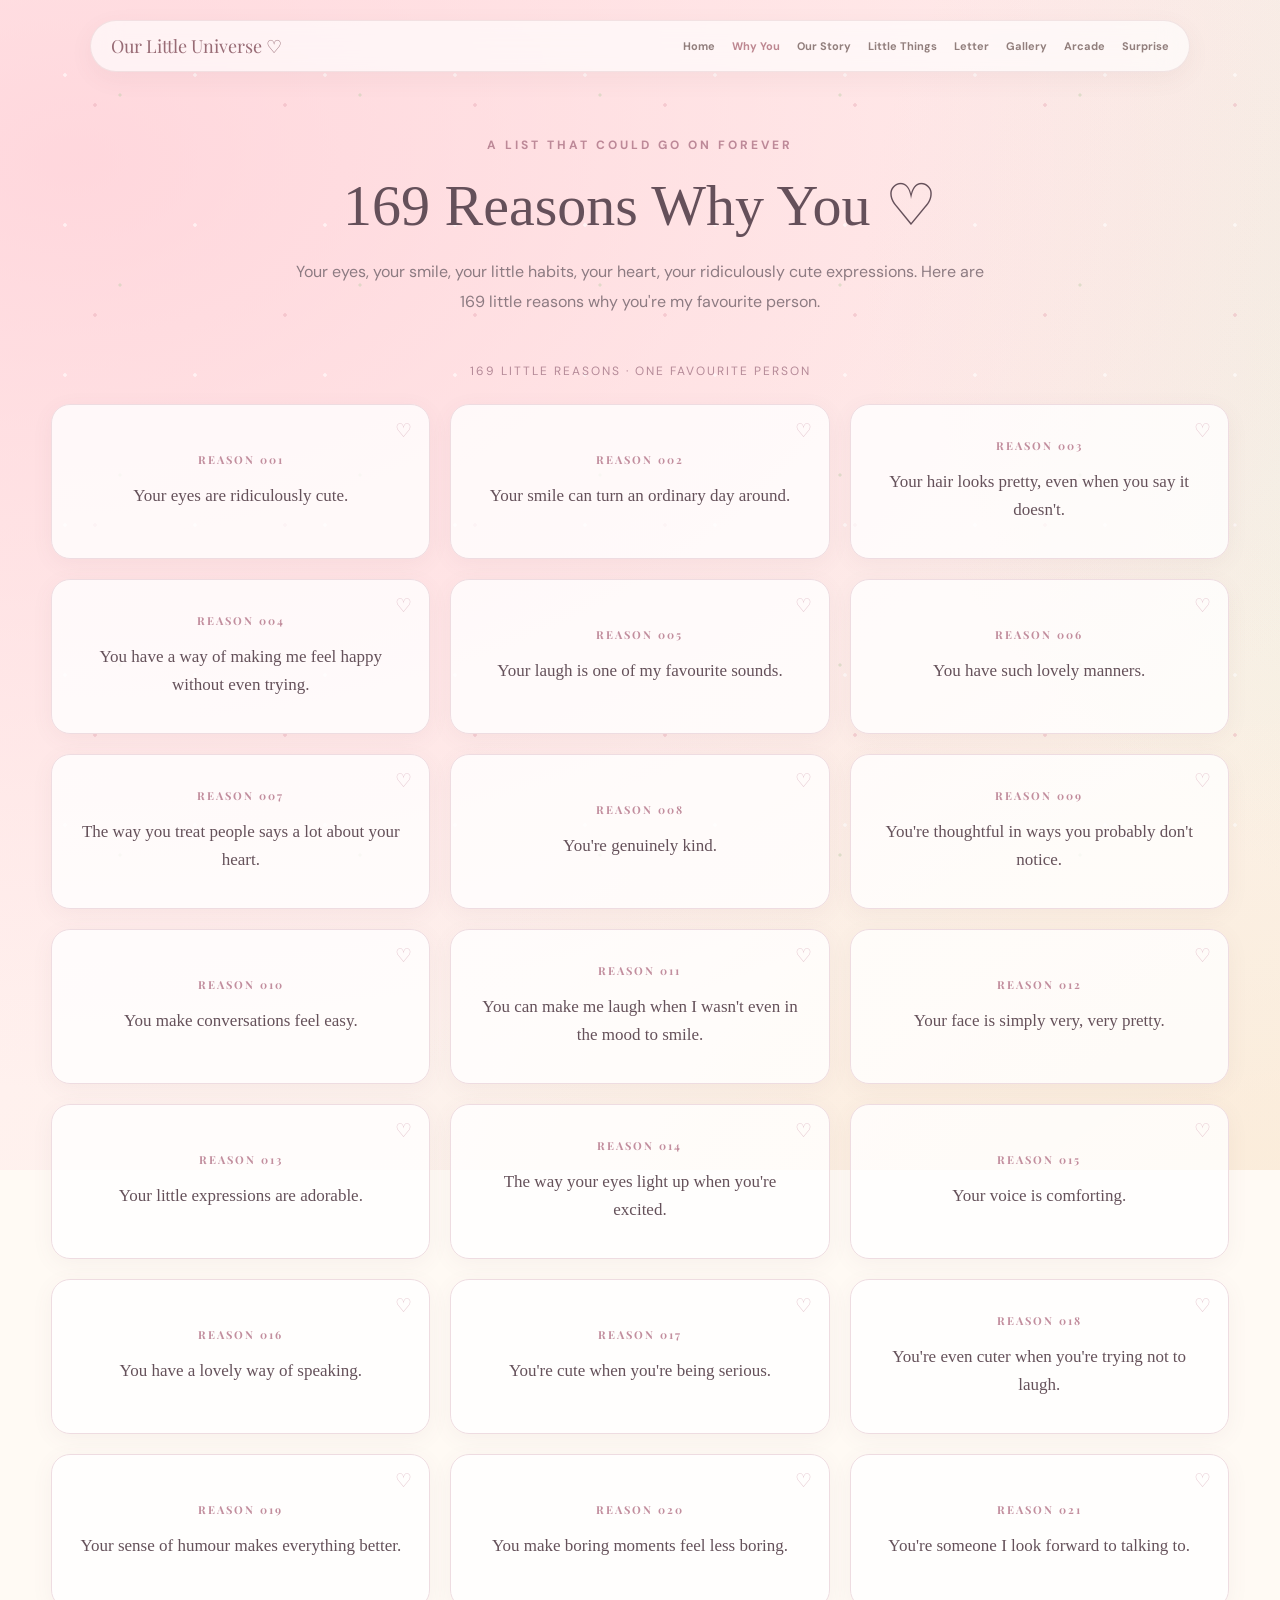
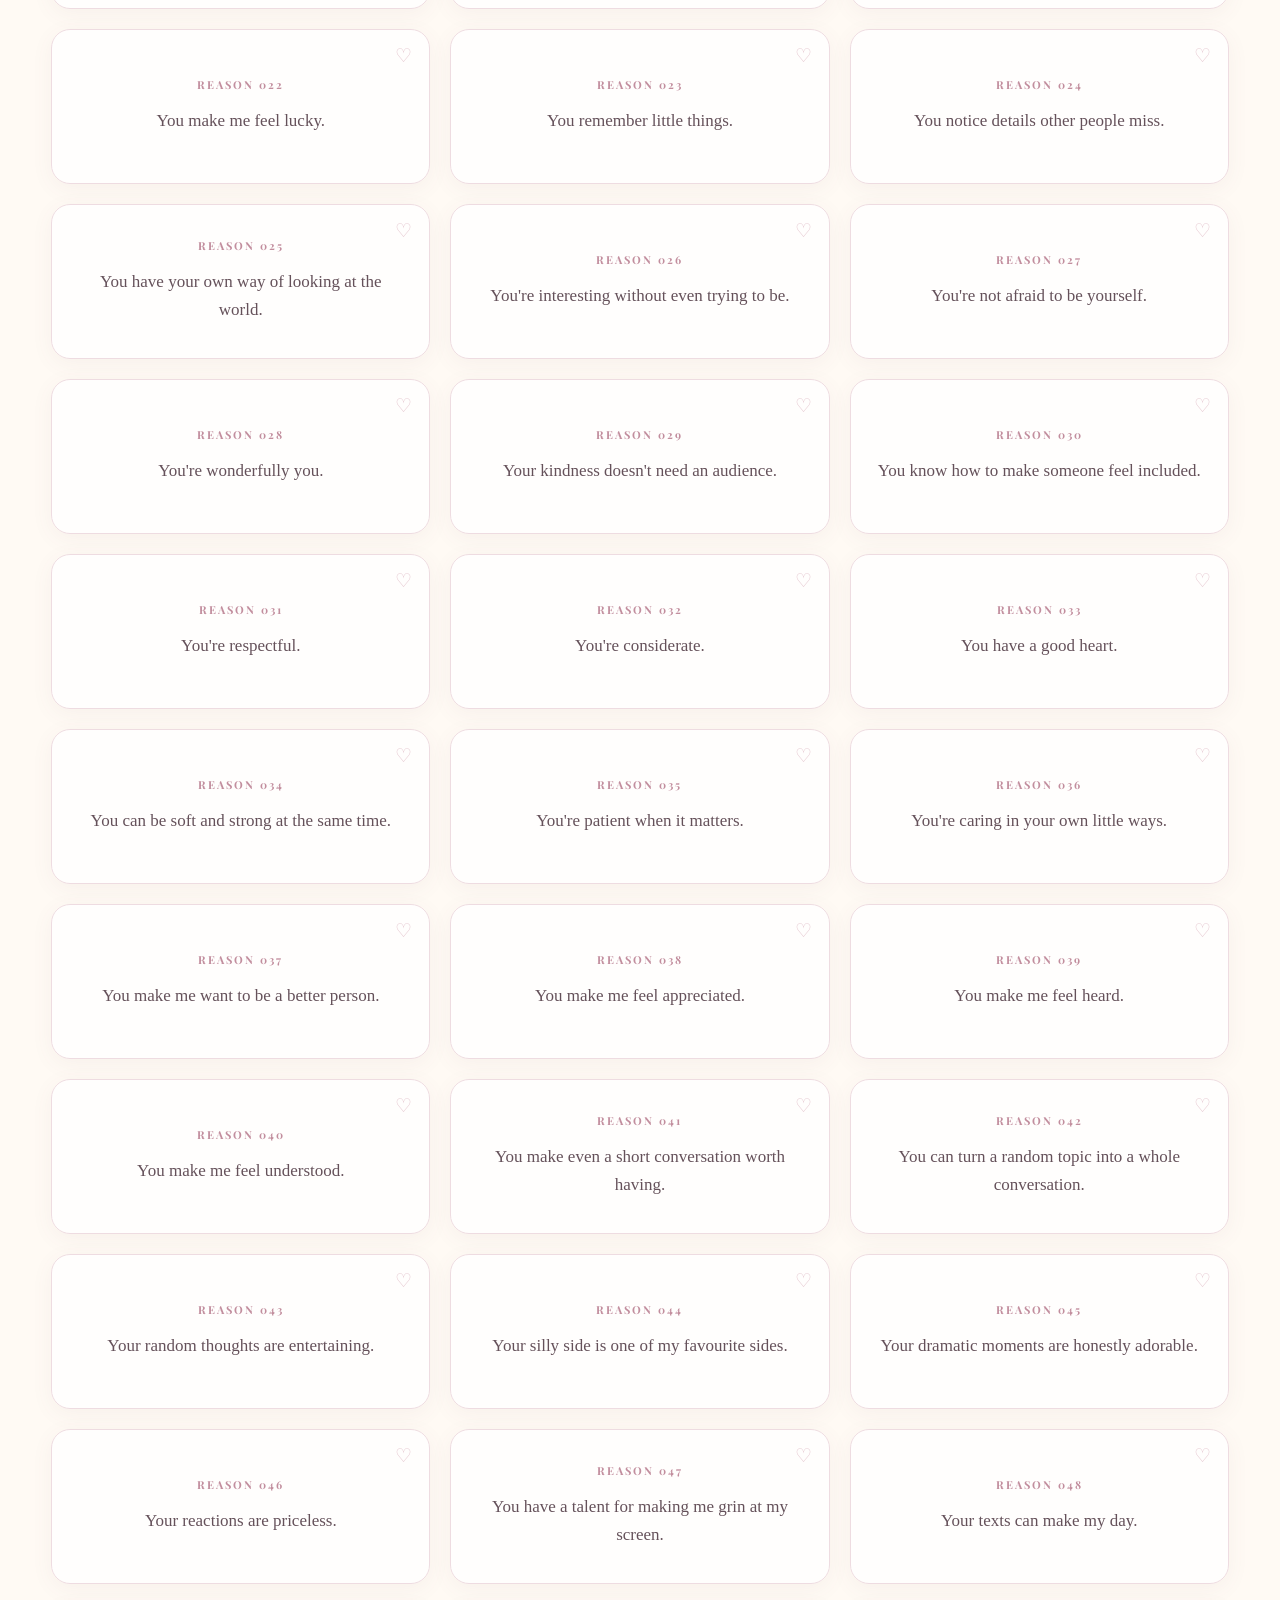
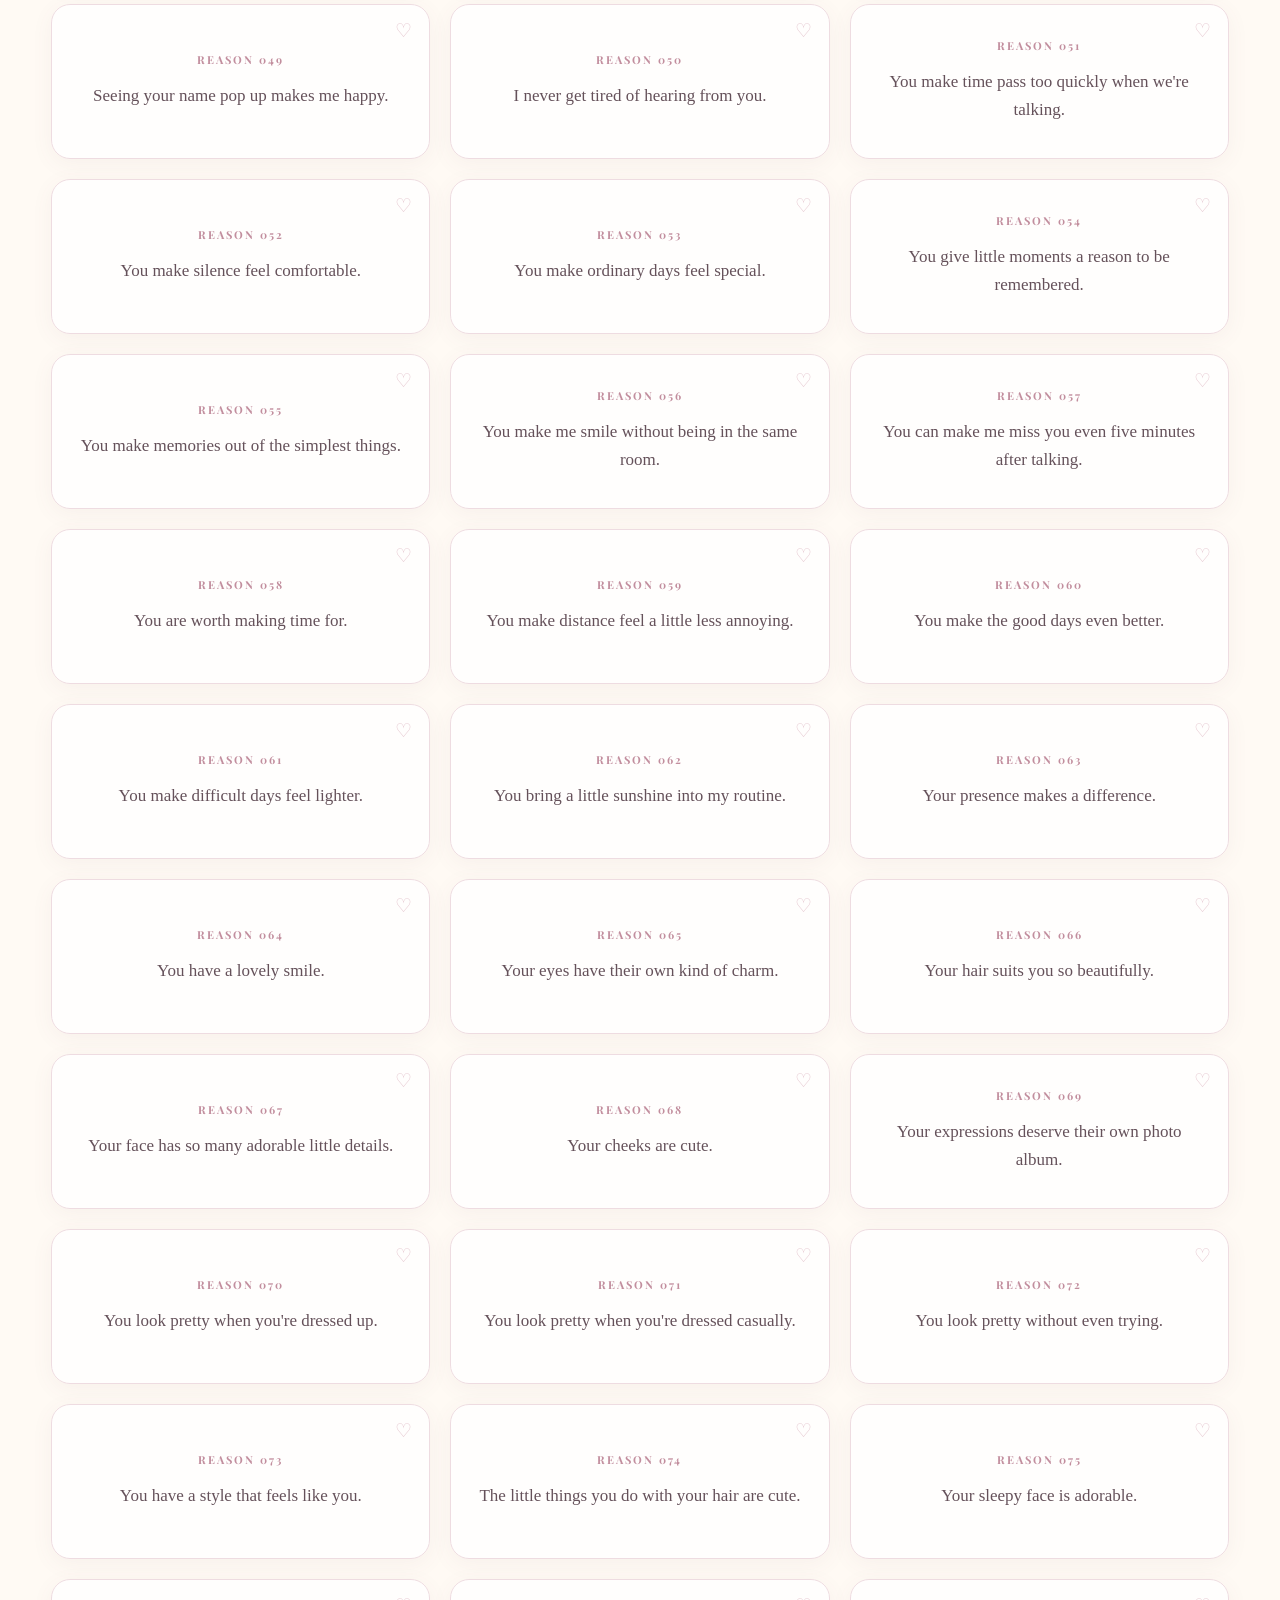
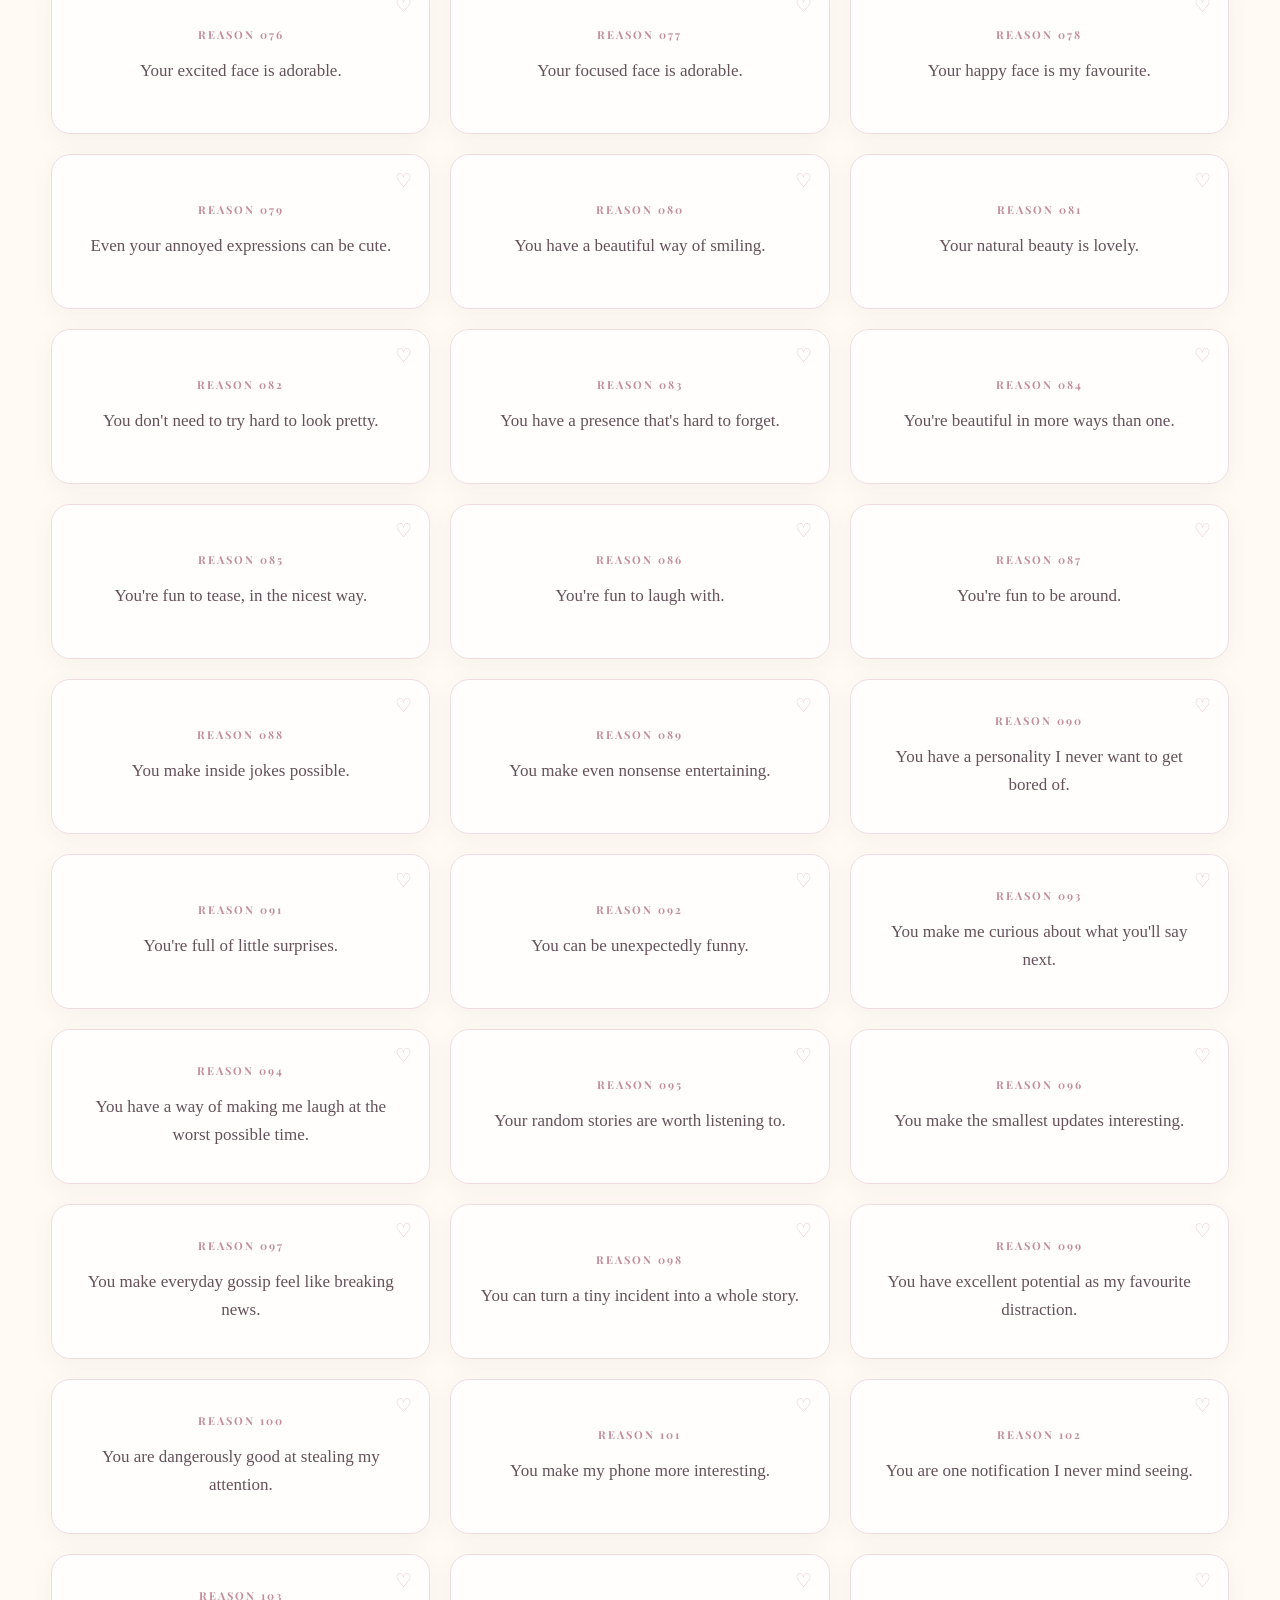
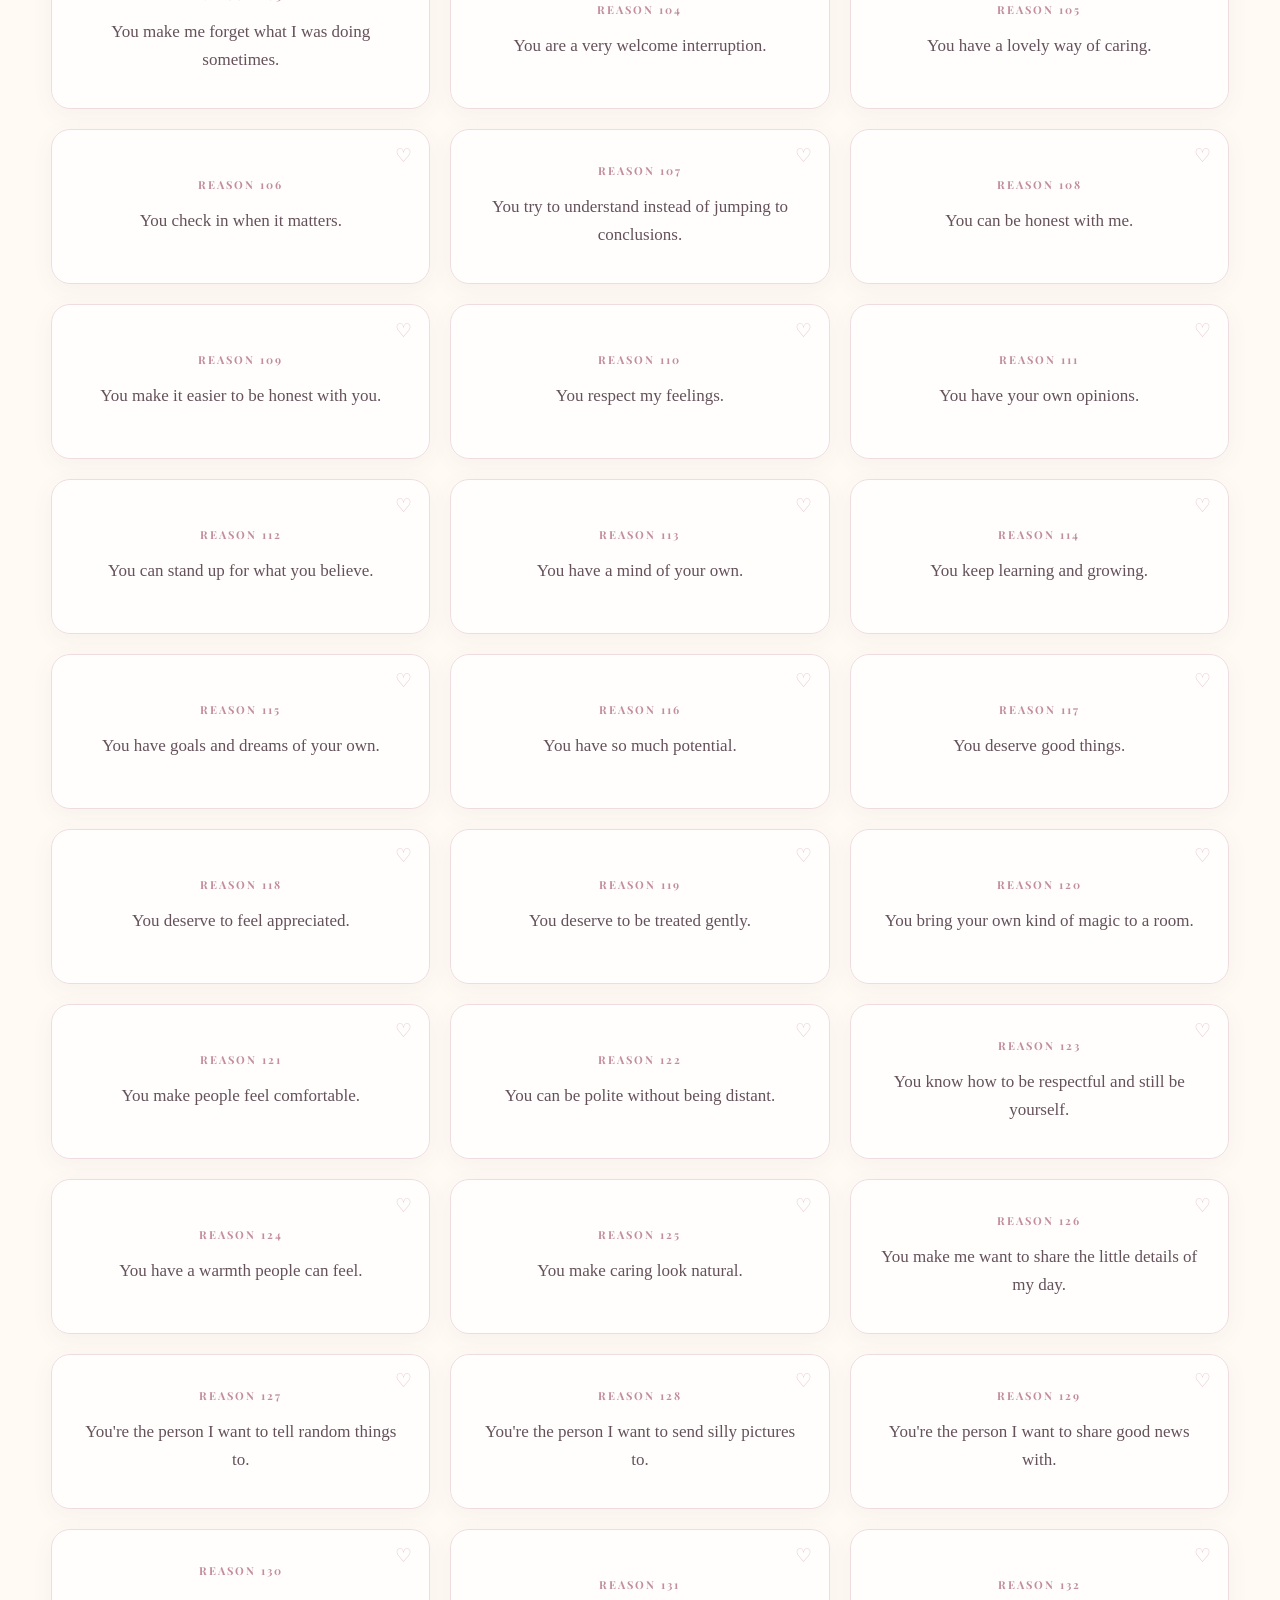
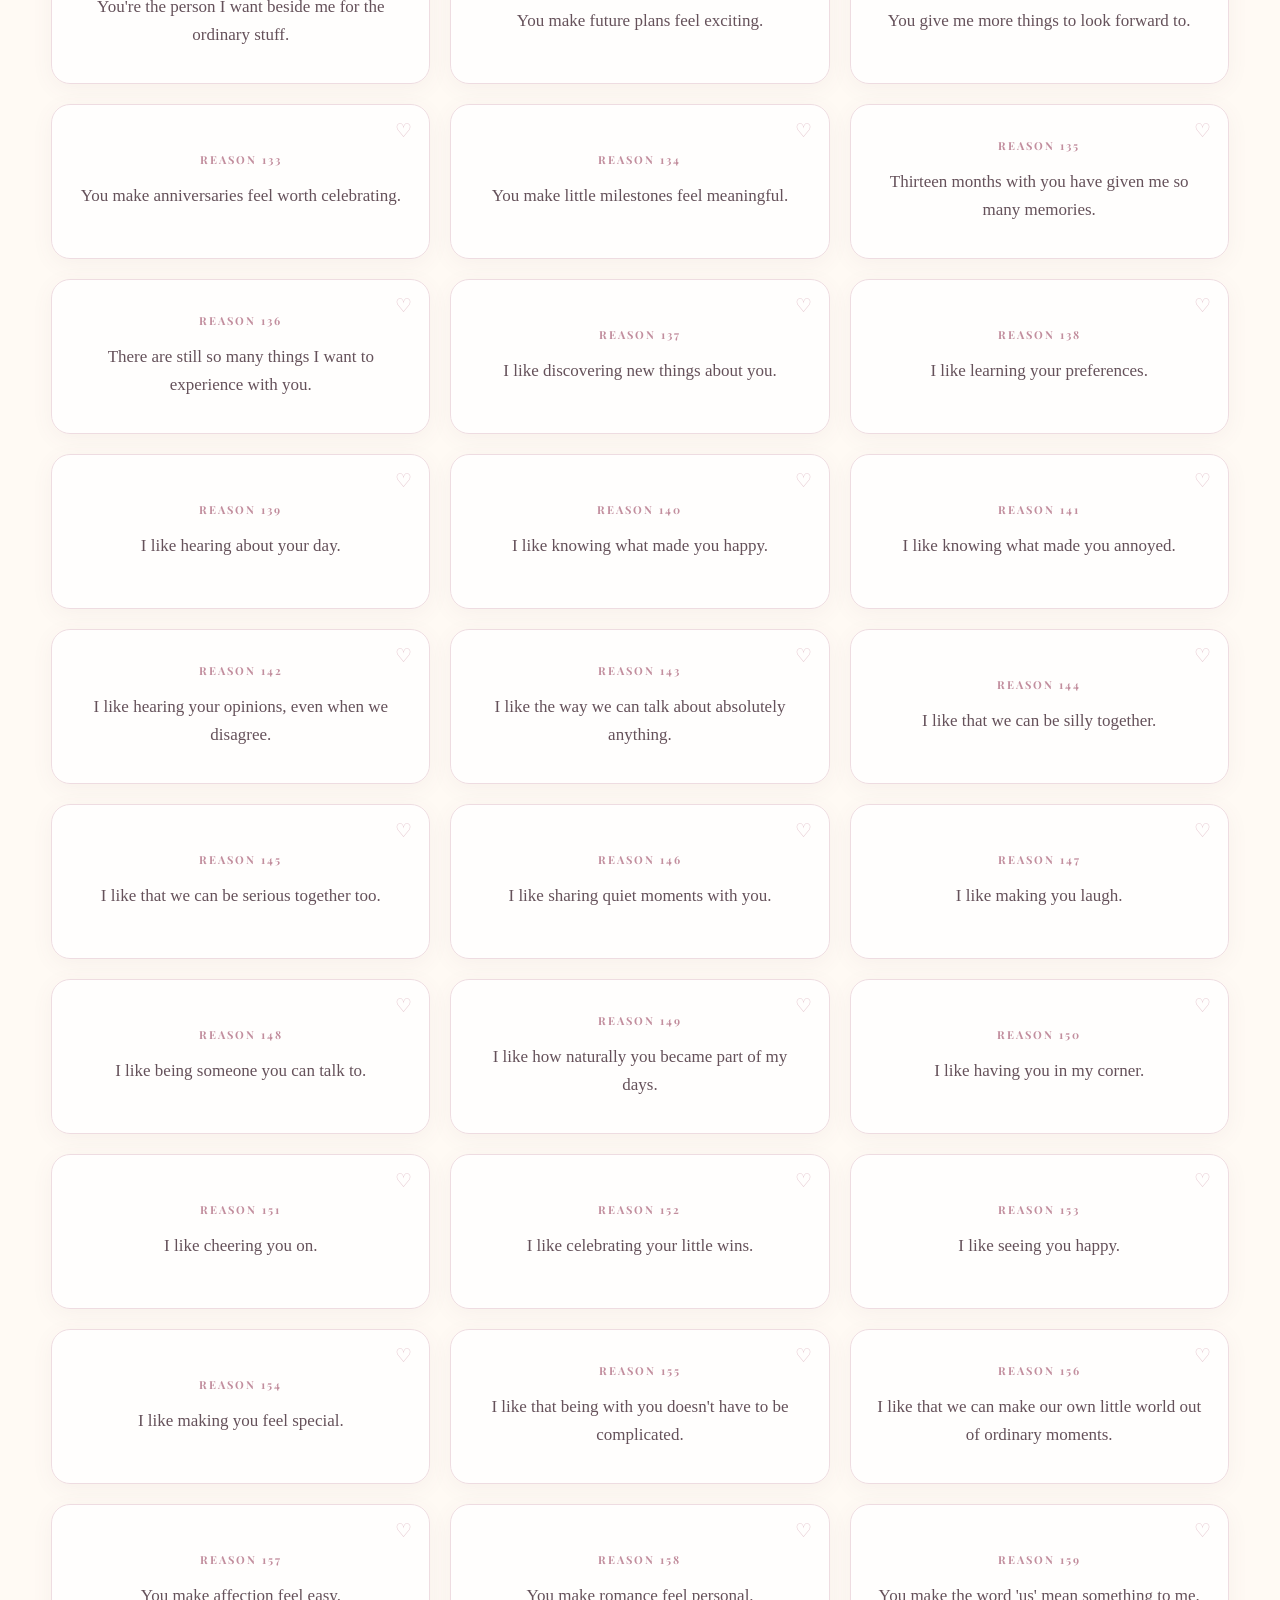
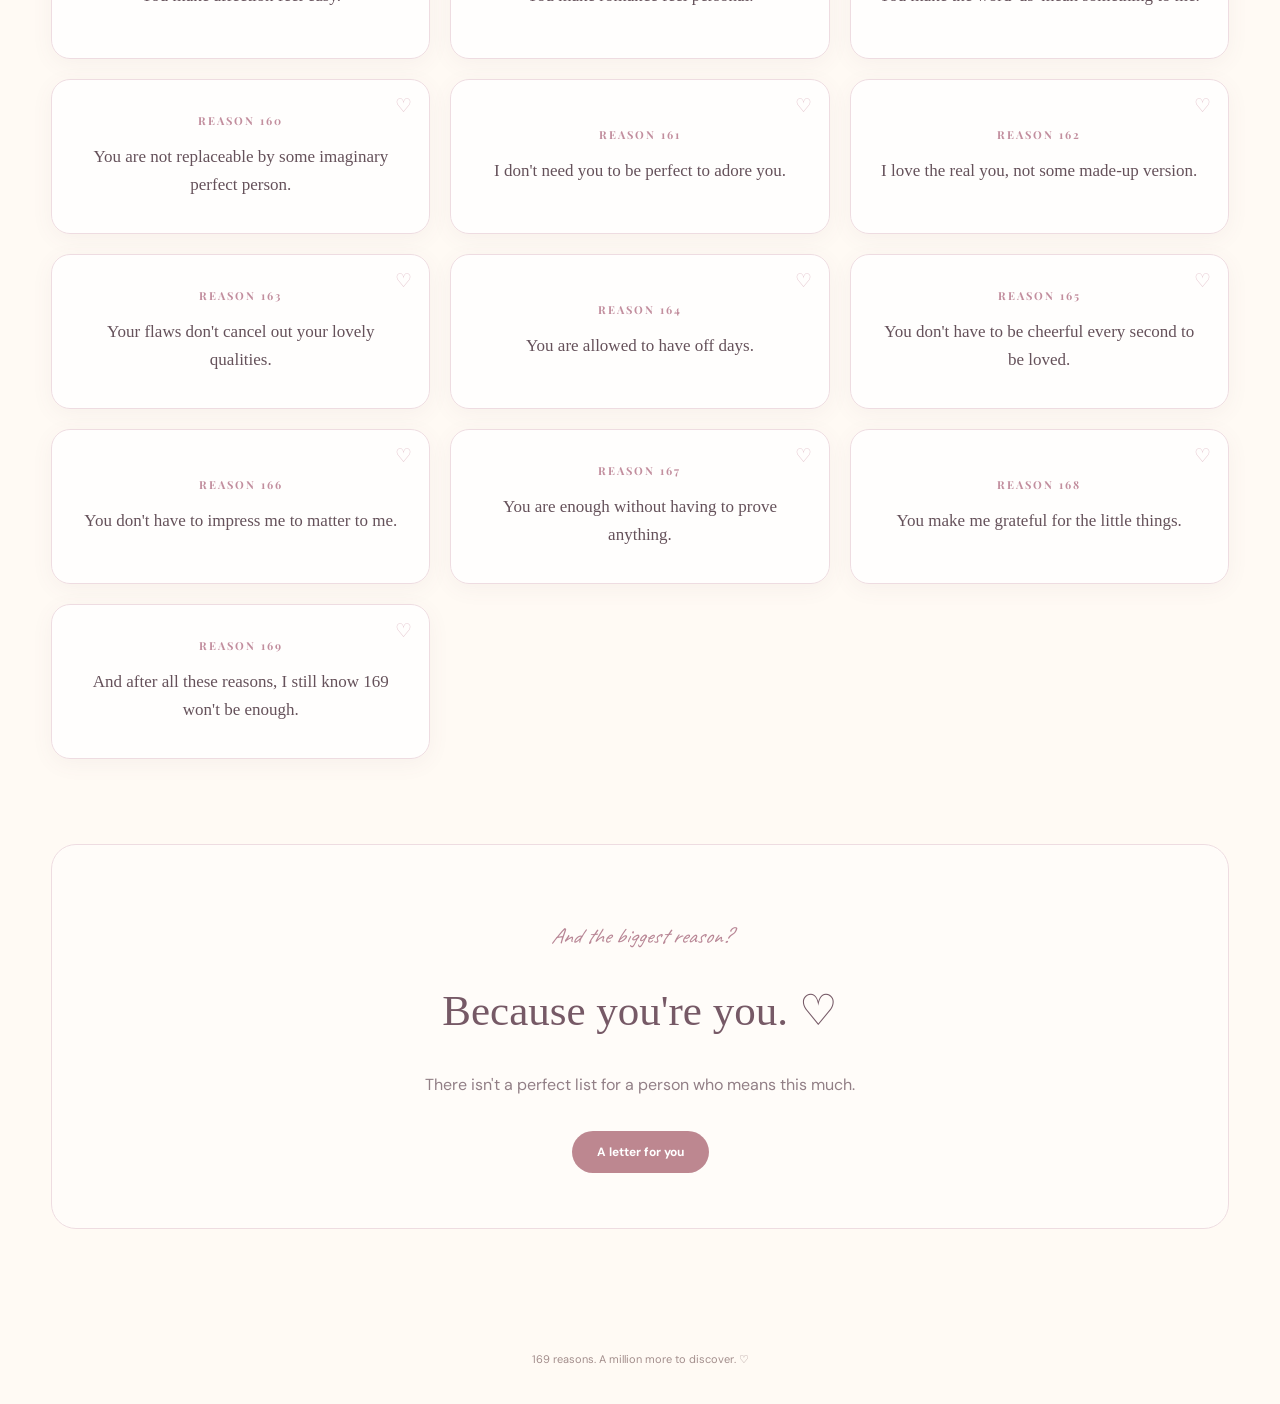
<file: why.html>
<!DOCTYPE html>
<html lang="en">
<head>
    <meta charset="UTF-8">
    <meta name="viewport" content="width=device-width, initial-scale=1.0">
    <title>169 Reasons Why You | Our Little Universe</title>
    <link rel="stylesheet" href="styles.css">

    <style>
        .why-page {
            width: min(1180px, 92%);
            margin: auto;
            padding: 65px 0 80px;
        }

        .why-heading {
            text-align: center;
            max-width: 700px;
            margin: 0 auto 45px;
        }

        .why-heading .eyebrow {
            color: #bd8998;
            letter-spacing: 3px;
            text-transform: uppercase;
            font-size: 12px;
        }

        .why-heading h1 {
            font-family: Georgia, serif;
            font-size: clamp(36px, 6vw, 58px);
            font-weight: 400;
            color: #65505a;
            margin: 18px 0;
        }

        .why-heading p {
            color: #8d7b82;
            line-height: 1.9;
            font-size: 16px;
        }

        .why-count {
            text-align: center;
            color: #b58a98;
            font-size: 12px;
            letter-spacing: 2px;
            margin-bottom: 25px;
        }

        .reason-grid {
            display: grid;
            grid-template-columns: repeat(3, minmax(0, 1fr));
            gap: 20px;
        }

        .reason-card {
            position: relative;
            min-height: 155px;
            padding: 25px;
            background: rgba(255, 255, 255, 0.78);
            border: 1px solid #eedce1;
            border-radius: 19px;
            box-shadow: 0 5px 22px rgba(123, 83, 99, 0.06);
            display: flex;
            flex-direction: column;
            justify-content: center;
            gap: 15px;
            overflow: hidden;
            opacity: 0;
            transform: translateY(15px);
            animation: cardAppear 0.55s ease forwards;
            animation-delay: var(--delay);
            transition: transform 0.3s ease, box-shadow 0.3s ease,
                        border-color 0.3s ease;
        }

        .reason-card:hover {
            transform: translateY(-6px);
            border-color: #d9aab8;
            box-shadow: 0 13px 30px rgba(123, 83, 99, 0.13);
        }

        .reason-number {
            font-size: 11px;
            letter-spacing: 2px;
            font-weight: 700;
            color: #c28e9e;
        }

        .reason-text {
            font-family: Georgia, serif;
            font-size: 17px;
            line-height: 1.65;
            color: #65515a;
        }

        .reason-heart {
            position: absolute;
            right: 17px;
            top: 13px;
            color: #e4c4ce;
            font-size: 19px;
        }

        .why-ending {
            text-align: center;
            margin: 85px auto 15px;
            padding: 55px 20px;
            background: rgba(255,255,255,0.48);
            border: 1px solid #eedce1;
            border-radius: 25px;
        }

        .why-ending .script-note {
            color: #b98796;
            font-size: 22px;
            font-style: italic;
            margin-bottom: 12px;
        }

        .why-ending h2 {
            font-family: Georgia, serif;
            font-size: clamp(28px, 5vw, 43px);
            font-weight: 400;
            color: #765966;
        }

        .why-ending p {
            color: #927f86;
            line-height: 1.8;
        }

        .why-ending a {
            display: inline-block;
            margin-top: 15px;
        }

        .reason-error {
            text-align: center;
            color: #a45d6e;
            padding: 30px;
            grid-column: 1 / -1;
        }

        @keyframes cardAppear {
            to {
                opacity: 1;
                transform: translateY(0);
            }
        }

        @media (max-width: 850px) {
            .reason-grid {
                grid-template-columns: repeat(2, minmax(0, 1fr));
            }
        }

        @media (max-width: 550px) {
            .why-page {
                padding-top: 45px;
            }

            .reason-grid {
                grid-template-columns: 1fr;
                gap: 13px;
            }

            .reason-card {
                min-height: 115px;
                padding: 23px;
            }
        }

        @media (prefers-reduced-motion: reduce) {
            .reason-card {
                animation: none;
                opacity: 1;
                transform: none;
                transition: none;
            }
        }
    </style>
</head>

<body>

<div class="universe-petals" aria-hidden="true">
    <span></span><span></span><span></span>
    <span></span><span></span><span></span>
</div>

<nav class="site-nav">
    <a class="brand" href="index.html">Our Little Universe ♡</a>

    <button class="menu-toggle" aria-label="Open menu">☰</button>

    <div class="nav-links">
        <a href="index.html">Home</a>
        <a class="active" href="why.html">Why You</a>
        <a href="chapters.html">Our Story</a>
        <a href="little-things.html">Little Things</a>
        <a href="letter.html">Letter</a>
        <a href="gallery.html">Gallery</a>
        <a href="game.html">Arcade</a>
        <a href="surprise.html">Surprise</a>
    </div>
</nav>

<main class="why-page">

    <header class="why-heading">
        <div class="eyebrow">A list that could go on forever</div>

        <h1>169 Reasons Why You ♡</h1>

        <p>
            Your eyes, your smile, your little habits,
            your heart, your ridiculously cute expressions.
            Here are 169 little reasons why you're my favourite person.
        </p>
    </header>

    <div class="why-count" id="reasonCount">
        169 LITTLE REASONS · ONE FAVOURITE PERSON
    </div>

    <section class="reason-grid" id="reasonsGrid"></section>

    <section class="why-ending">
        <div class="script-note">And the biggest reason?</div>

        <h2>Because you're you. ♡</h2>

        <p>
            There isn't a perfect list for a person
            who means this much.
        </p>

        <a class="button" href="letter.html">A letter for you</a>
    </section>

</main>

<footer class="site-footer">
    169 reasons. A million more to discover. ♡
</footer>

<script src="content.js"></script>

<script>
document.addEventListener("DOMContentLoaded", function () {

    // Mobile navigation
    const menuButton = document.querySelector(".menu-toggle");
    const navLinks = document.querySelector(".nav-links");

    if (menuButton && navLinks) {
        menuButton.addEventListener("click", function () {
            navLinks.classList.toggle("open");
        });
    }

    // Render all reasons
    const grid = document.getElementById("reasonsGrid");
    const count = document.getElementById("reasonCount");

    if (
        typeof OUR_STORY === "undefined" ||
        !Array.isArray(OUR_STORY.reasons)
    ) {
        grid.innerHTML =
            '<p class="reason-error">Could not load the reasons. Please check content.js.</p>';
        return;
    }

    const reasons = OUR_STORY.reasons;

    count.textContent =
        reasons.length + " LITTLE REASONS · ONE FAVOURITE PERSON";

    grid.innerHTML = "";

    reasons.forEach(function (reason, index) {

        const card = document.createElement("article");
        card.className = "reason-card";

        card.style.setProperty(
            "--delay",
            Math.min(index % 12, 11) * 0.045 + "s"
        );

        const number = document.createElement("div");
        number.className = "reason-number";
        number.textContent =
            "REASON " + String(index + 1).padStart(3, "0");

        const text = document.createElement("div");
        text.className = "reason-text";
        text.textContent = reason;

        const heart = document.createElement("span");
        heart.className = "reason-heart";
        heart.textContent = "♡";
        heart.setAttribute("aria-hidden", "true");

        card.appendChild(number);
        card.appendChild(text);
        card.appendChild(heart);

        grid.appendChild(card);
    });

    console.log("Successfully loaded " + reasons.length + " reasons.");

});
</script>

</body>
</html>
</file>
<file: styles.css>
@import url('https://fonts.googleapis.com/css2?family=DM+Sans:wght@400;500;600;700&family=Playfair+Display:wght@500;600;700&family=Caveat:wght@500;600&display=swap');

:root {
    --cream: #fffaf4;
    --blush: #f7e5e4;
    --pink: #bd8790;
    --rose: #986b75;
    --sage: #dce7d4;
    --ink: #57484a;
    --muted: #927f7d;
    --white: rgba(255,255,255,.78);
    --shadow: 0 16px 50px rgba(119, 82, 88, .10);
}

* { box-sizing: border-box; }

html { scroll-behavior: smooth; }

body {
    margin: 0;
    min-height: 100vh;
    color: var(--ink);
    font-family: 'DM Sans', sans-serif;
    background: var(--cream);
    overflow-x: hidden;
    position: relative;
    isolation: isolate;
}

body::before {
    content: "";
    position: fixed;
    inset: -30%;
    z-index: -2;
    pointer-events: none;
    background:
        radial-gradient(ellipse at 15% 20%, rgba(255,190,204,.55), transparent 38%),
        radial-gradient(ellipse at 85% 25%, rgba(208,228,196,.58), transparent 37%),
        radial-gradient(ellipse at 55% 85%, rgba(255,222,190,.55), transparent 42%),
        linear-gradient(135deg,#fffaf4,#fff1ee,#f7f5e9,#fff8f2);
    background-size: 150% 150%;
    animation: universeGlow 22s ease-in-out infinite alternate;
}

body::after {
    content: "";
    position: fixed;
    inset: 0;
    z-index: -1;
    pointer-events: none;
    opacity: .62;
    background-image:
        radial-gradient(circle,rgba(255,255,255,.95) 0 1.5px,transparent 2px),
        radial-gradient(circle,rgba(232,166,178,.65) 0 1.5px,transparent 2px),
        radial-gradient(circle,rgba(190,207,169,.7) 0 1.2px,transparent 2px);
    background-size: 130px 150px,190px 210px,240px 190px;
    animation: driftingLights 30s linear infinite;
}

@keyframes universeGlow {
    0% { background-position: 0 30%; transform: scale(1); }
    100% { background-position: 100% 70%; transform: scale(1.06); }
}

@keyframes driftingLights {
    from { background-position: 0 0,55px 80px,120px 35px; }
    to { background-position: 0 -500px,55px -420px,120px -600px; }
}

.universe-petals {
    position: fixed;
    inset: 0;
    z-index: -1;
    overflow: hidden;
    pointer-events: none;
}

.universe-petals span {
    position: absolute;
    top: -40px;
    width: 13px;
    height: 19px;
    border-radius: 90% 10% 90% 10%;
    background: rgba(226,158,172,.36);
    animation: petalFall linear infinite;
}

.universe-petals span:nth-child(1) { left: 8%; animation-duration: 19s; }
.universe-petals span:nth-child(2) { left: 22%; animation-duration: 24s; animation-delay: -8s; }
.universe-petals span:nth-child(3) { left: 39%; animation-duration: 21s; animation-delay: -13s; }
.universe-petals span:nth-child(4) { left: 57%; animation-duration: 26s; animation-delay: -18s; }
.universe-petals span:nth-child(5) { left: 73%; animation-duration: 20s; animation-delay: -5s; }
.universe-petals span:nth-child(6) { left: 91%; animation-duration: 23s; animation-delay: -11s; }

@keyframes petalFall {
    0% { top: -30px; margin-left: 0; rotate: 0deg; opacity: 0; }
    10% { opacity: .8; }
    50% { margin-left: 65px; rotate: 180deg; }
    100% { top: 110vh; margin-left: -35px; rotate: 360deg; opacity: 0; }
}

a { color: inherit; }

.site-nav {
    width: min(1100px,92%);
    margin: 20px auto 0;
    padding: 13px 20px;
    display: flex;
    justify-content: space-between;
    align-items: center;
    gap: 18px;
    border: 1px solid rgba(190,143,150,.2);
    border-radius: 50px;
    background: rgba(255,255,255,.65);
    backdrop-filter: blur(14px);
    box-shadow: 0 7px 25px rgba(119,82,88,.06);
    position: relative;
    z-index: 5;
}

.brand {
    font-family: 'Playfair Display',serif;
    color: var(--rose);
    font-size: 18px;
    text-decoration: none;
    white-space: nowrap;
}

.nav-links {
    display: flex;
    align-items: center;
    flex-wrap: wrap;
    gap: 17px;
}

.nav-links a {
    text-decoration: none;
    font-size: 11px;
    font-weight: 700;
    color: var(--muted);
    transition: color .2s;
}

.nav-links a:hover,
.nav-links a.active { color: var(--pink); }

.menu-toggle {
    display: none;
    border: 0;
    background: transparent;
    color: var(--rose);
    font-size: 24px;
    cursor: pointer;
}

.page {
    width: min(1050px,90%);
    margin: 0 auto;
    padding: 65px 0 85px;
}

.hero {
    min-height: 76vh;
    display: flex;
    align-items: center;
    justify-content: center;
    text-align: center;
}

.hero-inner { max-width: 760px; }

.eyebrow {
    color: var(--pink);
    font-size: 11px;
    font-weight: 700;
    letter-spacing: 3px;
    text-transform: uppercase;
}

h1,h2,h3 {
    font-family: 'Playfair Display',serif;
    font-weight: 600;
}

.hero h1 {
    color: #805c65;
    font-size: clamp(45px,8vw,86px);
    line-height: 1.06;
    margin: 20px 0;
}

.hero p {
    max-width: 560px;
    margin: 0 auto;
    color: var(--muted);
    line-height: 1.9;
    font-size: 15px;
}

.script-note {
    font-family: 'Caveat',cursive;
    color: var(--pink);
    font-size: 29px;
    margin-top: 22px;
}

.button {
    display: inline-block;
    margin-top: 25px;
    padding: 13px 25px;
    border-radius: 40px;
    border: 0;
    background: var(--pink);
    color: white;
    text-decoration: none;
    font: 700 12px 'DM Sans',sans-serif;
    cursor: pointer;
    transition: .2s;
}

.button:hover { transform: translateY(-3px); background: #a9707c; }

.section-heading {
    text-align: center;
    margin: 0 auto 35px;
}

.section-heading h2 {
    color: #805c65;
    font-size: clamp(30px,5vw,43px);
    margin: 10px 0;
}

.section-heading p {
    color: var(--muted);
    line-height: 1.8;
    font-size: 13px;
}

.glass-card,.feature-card,.note-card,.timeline-card {
    background: var(--white);
    border: 1px solid rgba(190,143,150,.18);
    border-radius: 23px;
    box-shadow: var(--shadow);
    backdrop-filter: blur(12px);
}

.glass-card { padding: clamp(24px,5vw,45px); }

.intro-card {
    max-width: 760px;
    margin: 0 auto 80px;
    text-align: center;
}

.intro-card p {
    color: var(--muted);
    font-size: 14px;
    line-height: 2;
}

.feature-grid,.reason-grid,.notes-grid {
    display: grid;
    grid-template-columns: repeat(3,minmax(0,1fr));
    gap: 18px;
}

.feature-card {
    padding: 27px;
    text-decoration: none;
    transition: transform .25s,box-shadow .25s;
}

.feature-card:hover { transform: translateY(-6px); box-shadow: 0 20px 45px rgba(119,82,88,.14); }
.feature-icon { font-size: 30px; }
.feature-card h3 { color: var(--rose); font-size: 22px; margin: 15px 0 8px; }
.feature-card p { color: var(--muted); font-size: 12px; line-height: 1.8; }
.feature-link { color: var(--pink); font-size: 12px; font-weight: 700; }

.special-section {
    max-width: 760px;
    margin: 80px auto;
    text-align: center;
    padding: 45px 25px;
    border-radius: 28px;
    background: rgba(255,255,255,.6);
    border: 1px solid rgba(190,143,150,.2);
    box-shadow: var(--shadow);
}

.special-section h2 { color: var(--rose); font-size: 35px; }
.special-section p { color: var(--muted); line-height: 1.9; font-size: 13px; }

.wish-paper {
    max-width: 500px;
    margin: 25px auto 0;
    padding: 30px;
    border-radius: 5px 24px 5px 24px;
    background: #fffaf0;
    box-shadow: 0 10px 35px rgba(120,90,70,.1);
    transform: rotate(-1deg);
}
.wish-paper .script-note { margin: 0; }

.timeline {
    max-width: 720px;
    margin: 0 auto;
    display: grid;
    gap: 20px;
}

.timeline-card { padding: 27px; }
.timeline-date { color: var(--pink); font-size: 10px; font-weight: 700; letter-spacing: 2px; text-transform: uppercase; }
.timeline-card h3 { color: var(--rose); font-size: 24px; margin: 10px 0; }
.timeline-card p,.note-card p { color: var(--muted); font-size: 13px; line-height: 1.9; }

.reason-card { padding: 24px; text-align: center; }
.reason-number { color: #d6a5a9; font-family: 'Playfair Display',serif; font-size: 28px; }
.reason-card p { color: var(--muted); font-size: 13px; line-height: 1.8; }

.note-card { padding: 25px; }
.note-card::before { content: "♡"; display: block; color: var(--pink); font-size: 25px; margin-bottom: 10px; }

.letter {
    max-width: 740px;
    margin: 0 auto;
    padding: clamp(28px,6vw,60px);
    background: #fffaf1;
    border: 1px solid #f0e3d6;
    box-shadow: 0 20px 60px rgba(110,80,70,.10);
    border-radius: 5px 28px 5px 28px;
}
.letter p { white-space: pre-line; color: #776668; line-height: 2.1; font-size: 14px; }

.gallery-grid {
    display: grid;
    grid-template-columns: repeat(3,minmax(0,1fr));
    gap: 16px;
}
.gallery-slot {
    aspect-ratio: 4/5;
    overflow: hidden;
    border-radius: 18px;
    background: linear-gradient(145deg,#f8e2e2,#e9eddf);
    display: grid;
    place-items: center;
    color: #a98789;
    text-align: center;
    font-size: 12px;
}
.gallery-slot img { width: 100%; height: 100%; object-fit: cover; }

.surprise-box { text-align: center; max-width: 650px; margin: 0 auto; padding: 50px 25px; }
.surprise-message { min-height: 70px; color: var(--rose); font-family: 'Playfair Display',serif; font-size: 24px; line-height: 1.5; }

.site-footer {
    text-align: center;
    padding: 28px 15px 38px;
    color: #a38e8c;
    font-size: 11px;
}

.reveal { opacity: 0; transform: translateY(18px); transition: opacity .7s,transform .7s; }
.reveal.visible { opacity: 1; transform: translateY(0); }

@media(max-width:760px) {
    .site-nav { border-radius: 22px; align-items: flex-start; }
    .menu-toggle { display: block; }
    .nav-links { display: none; width: 100%; flex-direction: column; align-items: flex-start; padding: 10px 5px; }
    .nav-links.open { display: flex; }
    .site-nav { flex-wrap: wrap; }
    .feature-grid,.reason-grid,.notes-grid { grid-template-columns: 1fr; }
    .gallery-grid { grid-template-columns: repeat(2,minmax(0,1fr)); }
    .page { padding-top: 45px; }
}

@media(prefers-reduced-motion:reduce) {
    *,*::before,*::after { animation-duration: .01ms !important; transition-duration: .01ms !important; scroll-behavior: auto !important; }
}
</file>
